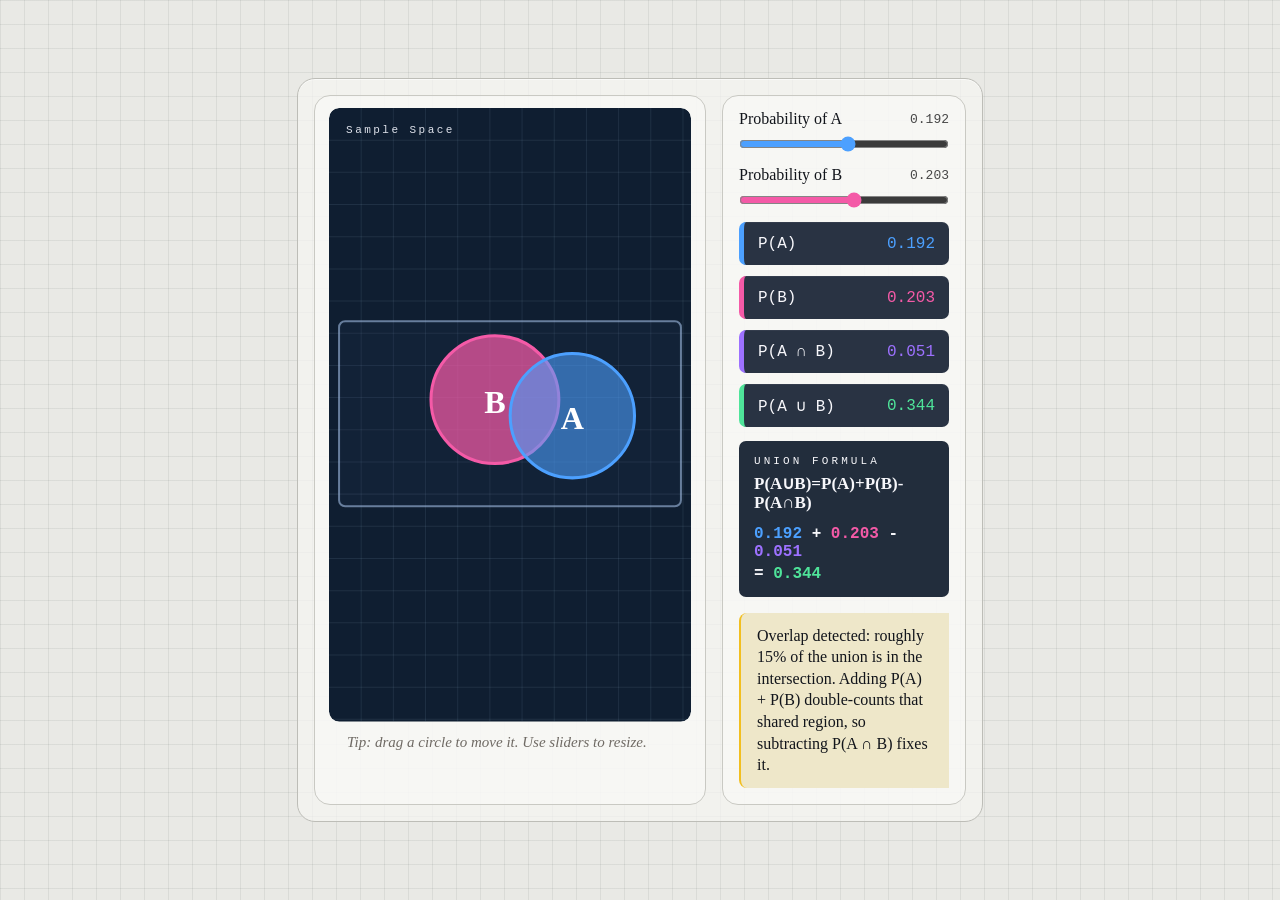
<file: src2/index.html>
<!doctype html>
<html lang="en">

<head>
  <meta charset="UTF-8" />
  <meta name="viewport" content="width=device-width, initial-scale=1.0" />
  <title>Interactive Probability Venn Diagram</title>
  <link rel="stylesheet" href="./styles.css" />
</head>

<body>
  <main class="shell" aria-label="Interactive probability visualization">
    <section class="visual-panel" aria-label="Sample space">
      <div id="venn-root" class="venn-root"></div>
      <p class="tip">Tip: drag a circle to move it. Use sliders to resize.</p>
    </section>

    <aside class="control-panel" aria-label="Probability controls">
      <form class="slider-stack">
        <label class="slider-row slider-a">
          <span>Probability of A</span>
          <output id="prob-a-output" for="prob-a"></output>
          <input id="prob-a" class="probability-slider" type="range" min="0.01" max="0.36" step="0.001" />
        </label>

        <label class="slider-row slider-b">
          <span>Probability of B</span>
          <output id="prob-b-output" for="prob-b"></output>
          <input id="prob-b" class="probability-slider" type="range" min="0.01" max="0.36" step="0.001" />
        </label>
      </form>

      <dl class="metric-stack" aria-label="Calculated probabilities">
        <div class="metric metric-a">
          <dt>P(A)</dt>
          <dd id="metric-a"></dd>
        </div>
        <div class="metric metric-b">
          <dt>P(B)</dt>
          <dd id="metric-b"></dd>
        </div>
        <div class="metric metric-intersection">
          <dt>P(A ∩ B)</dt>
          <dd id="metric-intersection"></dd>
        </div>
        <div class="metric metric-union">
          <dt>P(A ∪ B)</dt>
          <dd id="metric-union"></dd>
        </div>
      </dl>

      <section class="formula-card" aria-label="Union formula">
        <p class="eyebrow">UNION FORMULA</p>
        <p class="formula-title">P(A∪B)=P(A)+P(B)-P(A∩B)</p>
        <p class="formula-values">
          <span id="formula-a" class="value-a"></span>
          <span> + </span>
          <span id="formula-b" class="value-b"></span>
          <span> - </span>
          <span id="formula-intersection" class="value-intersection"></span>
        </p>
        <p class="formula-result">
          <span>= </span><span id="formula-union" class="value-union"></span>
        </p>
      </section>

      <p id="insight" class="insight-card"></p>
    </aside>
  </main>

  <script type="module" src="./app.js"></script>
</body>

</html>
</file>
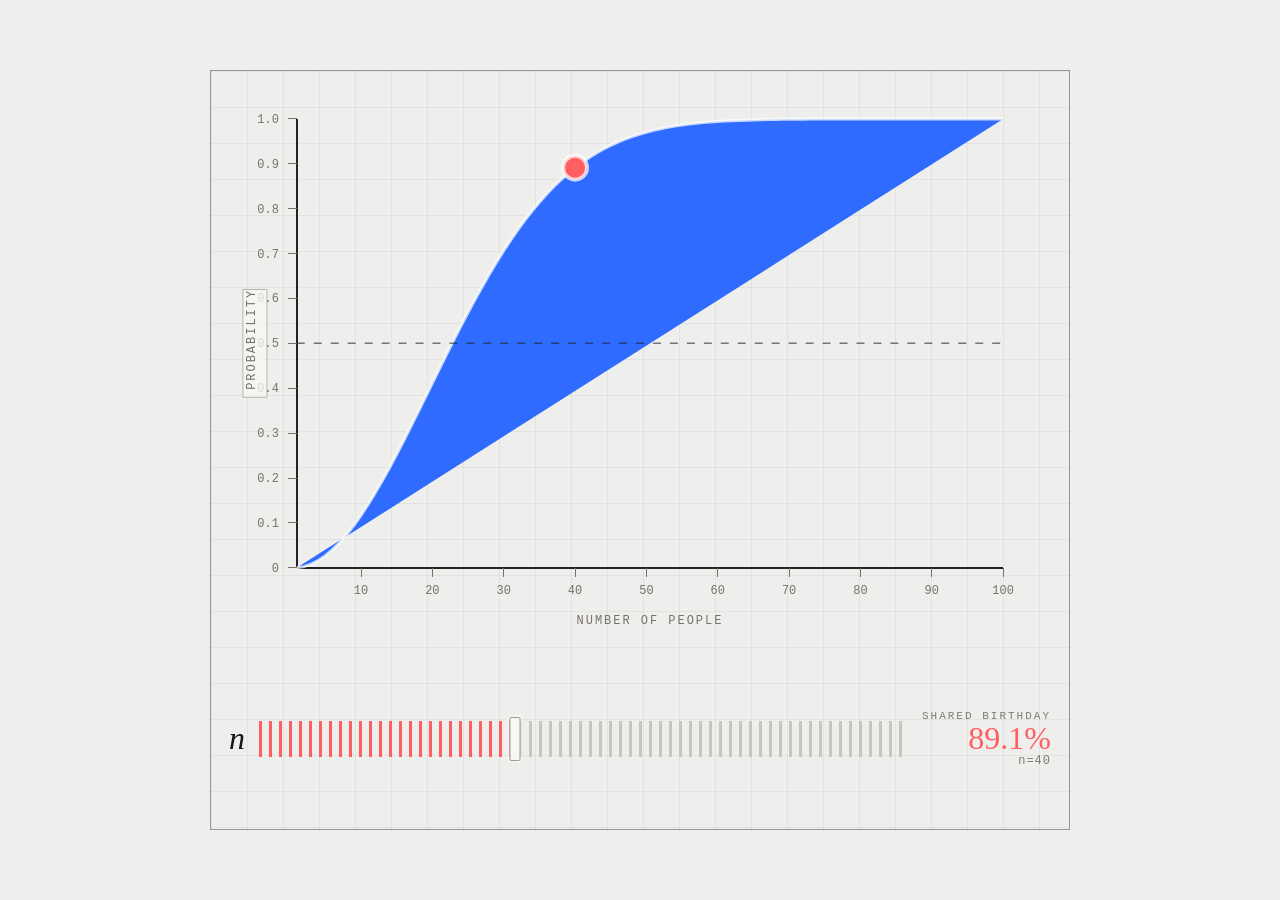
<file: src/p1/index.html>
<!doctype html>
<html lang="en">

<head>
  <meta charset="UTF-8" />
  <meta name="viewport" content="width=device-width, initial-scale=1.0" />
  <title>Shared Birthday Probability</title>
  <link rel="stylesheet" href="../styles.css" />
</head>

<body>
  <div id="app"></div>
  <script type="module" src="./runtime.js"></script>
</body>

</html>
</file>
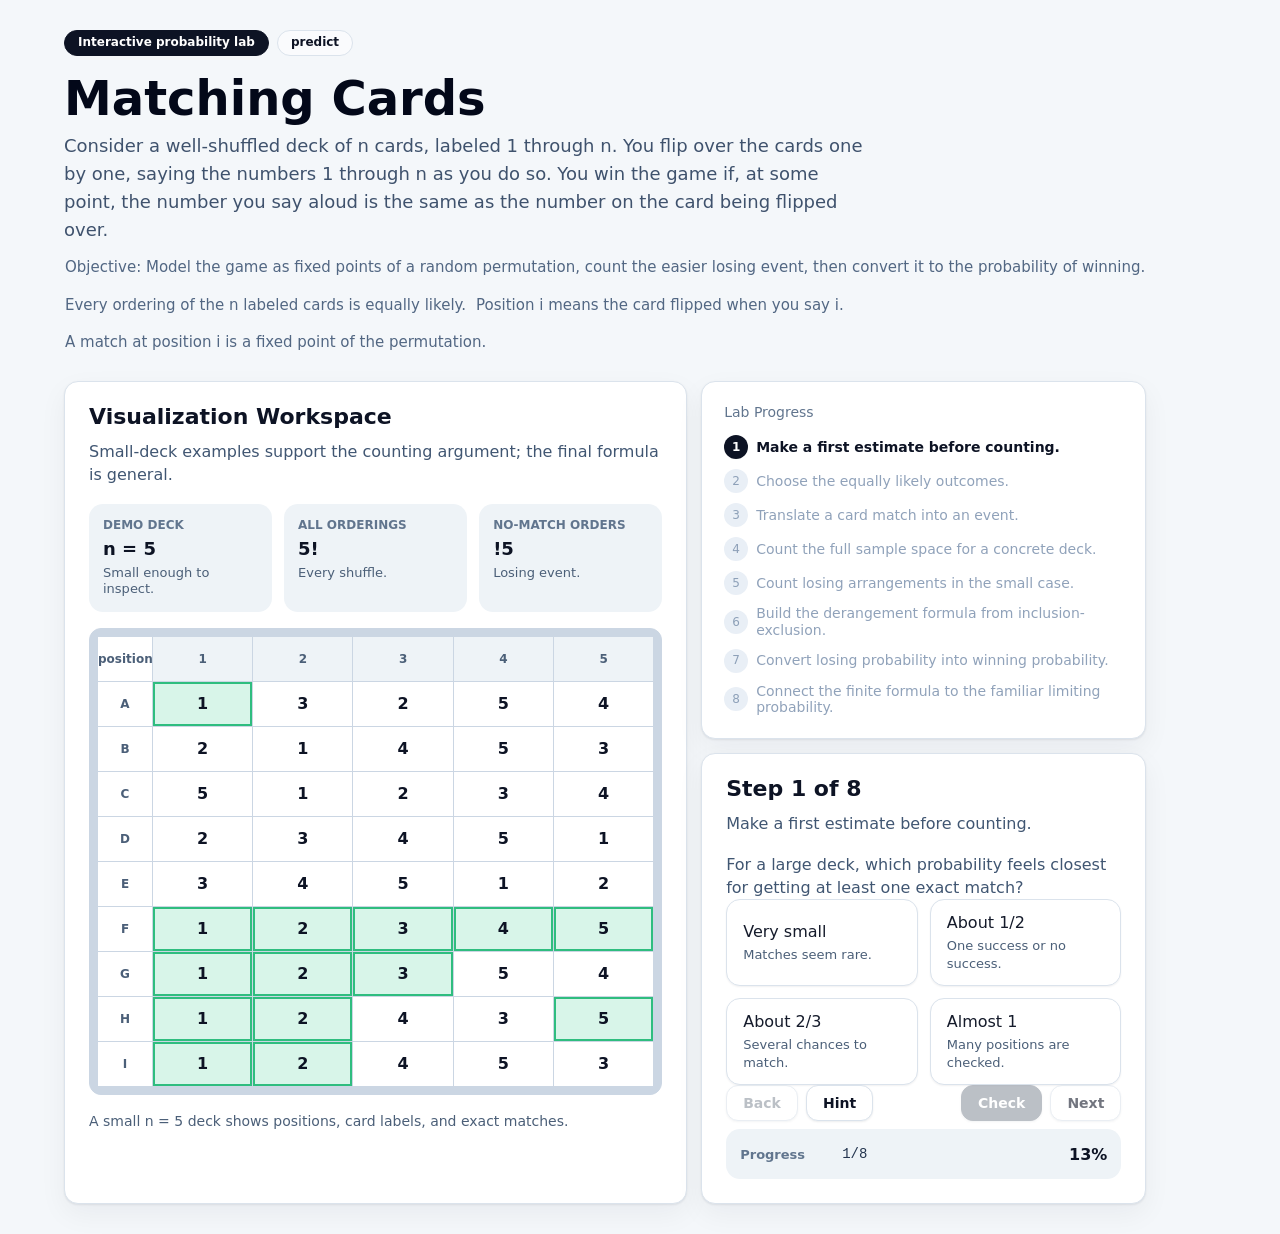
<file: src/p10/index.html>
<!doctype html>
<html lang="en">

<head>
  <meta charset="UTF-8" />
  <meta name="viewport" content="width=device-width, initial-scale=1.0" />
  <title>Matching Cards</title>
  <link rel="stylesheet" href="../lab-styles.css" />
  <style>
    body {
      margin: 0;
      background: var(--lab-bg);
    }

    .lab-step-panel-stack {
      display: grid;
      gap: 14px;
    }

    .lab-answer-field {
      display: grid;
      gap: 8px;
    }

    .lab-answer-label {
      color: var(--lab-muted);
      font-size: 13px;
      font-weight: 700;
      line-height: 1.2;
    }

    .lab-answer-input {
      width: 100%;
      min-height: 44px;
      padding: 0 14px;
      border: 1px solid var(--lab-border);
      border-radius: 12px;
      background: var(--lab-surface);
      color: var(--lab-ink);
      font: inherit;
    }

    .lab-answer-input:focus-visible {
      outline: 2px solid var(--lab-focus);
      outline-offset: 3px;
    }

    .lab-hint,
    .lab-feedback {
      display: grid;
      gap: 8px;
      padding: 14px;
      border: 1px solid var(--lab-border);
      border-radius: 12px;
      background: var(--lab-surface-soft);
    }

    .lab-feedback-correct {
      border-color: var(--lab-accent-green);
      background: var(--lab-accent-green-soft);
    }

    .lab-feedback-incorrect {
      border-color: var(--lab-accent-violet);
      background: var(--lab-accent-violet-soft);
    }

    .lab-hint-title,
    .lab-feedback-title,
    .lab-feedback-explanation {
      margin: 0;
    }

    .lab-hint-title,
    .lab-feedback-title {
      color: var(--lab-ink);
      font-size: 15px;
      line-height: 1.2;
    }

    .lab-feedback-explanation {
      color: var(--lab-muted);
      font-size: 14px;
      line-height: 1.45;
    }

    .p10-viz {
      display: grid;
      gap: 16px;
    }

    .p10-viz-table {
      display: grid;
      gap: 1px;
      overflow: auto;
      padding: 8px;
      border: 1px solid var(--lab-border-strong);
      border-radius: 12px;
      background: var(--lab-border-strong);
    }

    .p10-viz-row {
      display: grid;
      grid-template-columns: 54px repeat(5, minmax(46px, 1fr));
      gap: 1px;
      min-width: 360px;
    }

    .p10-viz-row.is-muted {
      opacity: 0.46;
    }

    .p10-viz-row-label,
    .p10-viz-position,
    .p10-viz-card {
      min-height: 44px;
      display: grid;
      place-items: center;
      background: var(--lab-surface);
    }

    .p10-viz-row-label,
    .p10-viz-position {
      color: var(--lab-muted);
      font-size: 12px;
      font-weight: 750;
    }

    .p10-viz-header-row .p10-viz-position {
      background: var(--lab-surface-soft);
    }

    .p10-viz-card {
      transition: background-color 150ms ease, box-shadow 150ms ease;
    }

    .p10-viz-card.is-match {
      background: var(--lab-accent-green-soft);
      box-shadow: inset 0 0 0 2px var(--lab-accent-green);
    }

    .p10-viz-card.is-deranged {
      background: var(--lab-accent-blue-soft);
    }

    .p10-viz-card-label {
      color: var(--lab-ink);
      font-size: 16px;
      font-weight: 800;
      line-height: 1;
    }

    .p10-viz-caption {
      margin: 0;
      color: var(--lab-muted);
      font-size: 14px;
      line-height: 1.45;
    }

    .p10-viz-term-table {
      display: grid;
      grid-template-columns: repeat(3, minmax(0, 1fr));
      gap: 10px;
    }

    .p10-viz-term {
      display: grid;
      gap: 6px;
      padding: 12px;
      border: 1px solid var(--lab-border);
      border-radius: 12px;
      background: var(--lab-surface-soft);
    }

    .p10-viz-term-label {
      color: var(--lab-muted);
      font-size: 12px;
      font-weight: 750;
    }

    .p10-viz-term-expression {
      color: var(--lab-ink);
      font-family: var(--lab-mono);
      font-size: 14px;
    }

    .p10-viz-bars {
      display: grid;
      gap: 10px;
    }

    .p10-viz-bar-row {
      display: grid;
      grid-template-columns: 46px minmax(0, 1fr) 52px;
      gap: 10px;
      align-items: center;
    }

    .p10-viz-bar-label,
    .p10-viz-bar-value {
      color: var(--lab-muted);
      font-size: 13px;
      font-weight: 700;
    }

    .p10-viz-bar-track {
      height: 16px;
      overflow: hidden;
      border-radius: 999px;
      background: var(--lab-surface-soft);
    }

    .p10-viz-bar-fill {
      display: block;
      width: var(--p10-bar-value);
      height: 100%;
      background: var(--lab-accent-green);
    }

    @media (max-width: 640px) {
      .p10-viz-term-table {
        grid-template-columns: 1fr;
      }

      .p10-viz-bar-row {
        grid-template-columns: 42px minmax(0, 1fr);
      }

      .p10-viz-bar-value {
        grid-column: 2;
      }
    }
  </style>
</head>

<body>
  <div id="app"></div>
  <script type="module" src="./runtime.js"></script>
</body>

</html>
</file>
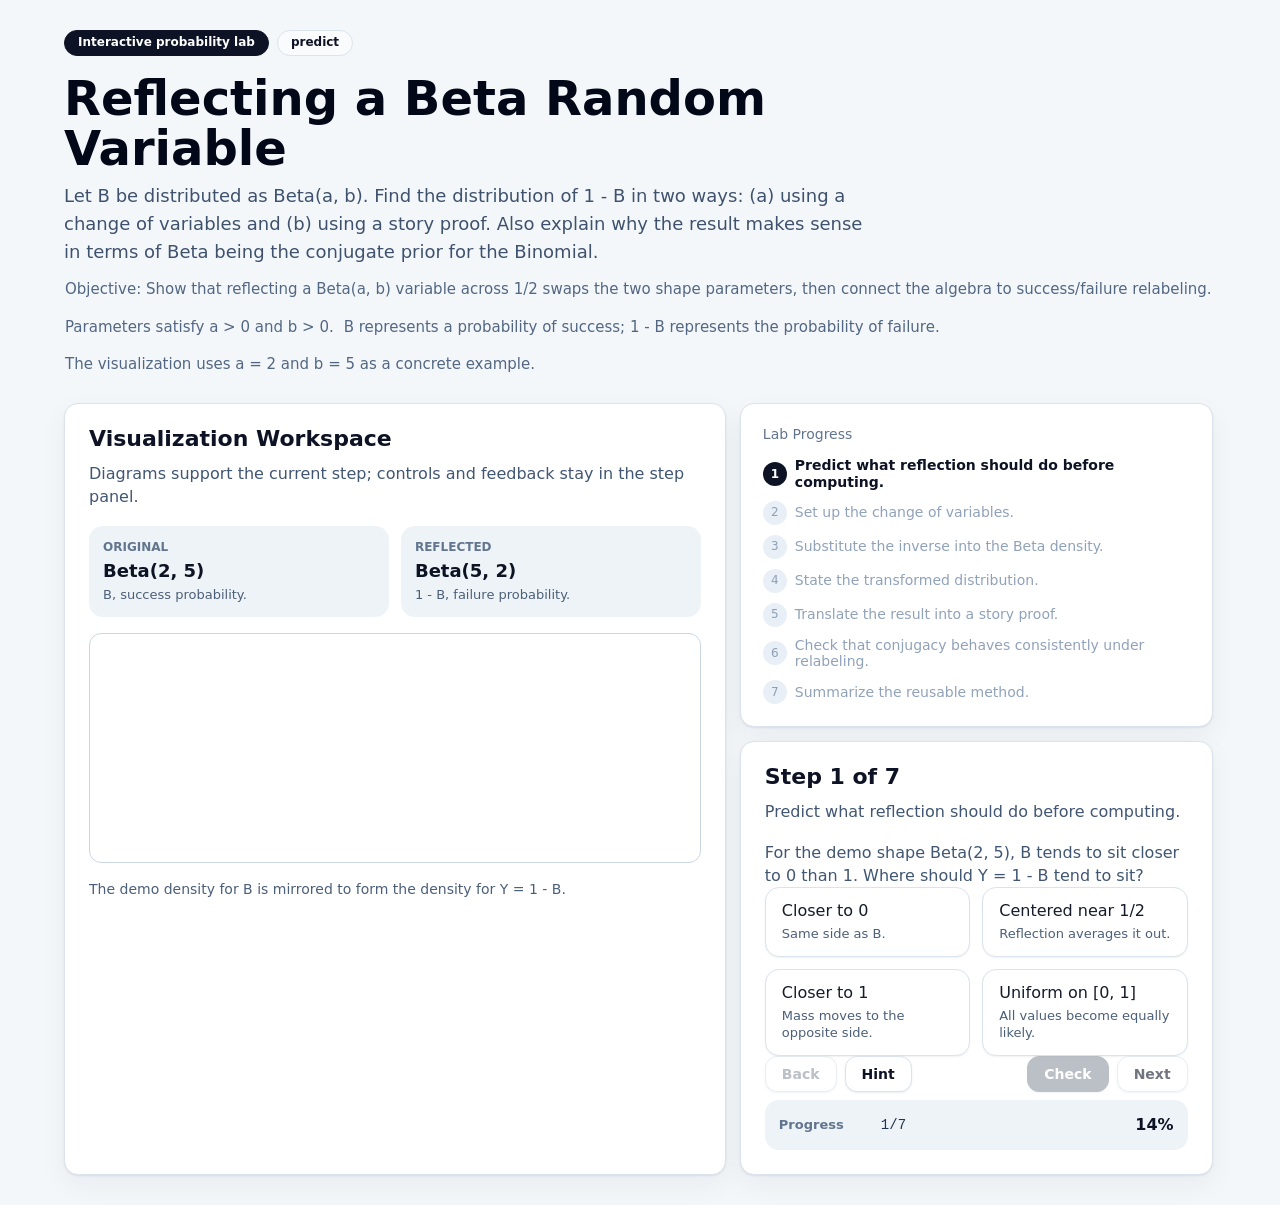
<file: src/p11/index.html>
<!doctype html>
<html lang="en">

<head>
  <meta charset="UTF-8" />
  <meta name="viewport" content="width=device-width, initial-scale=1.0" />
  <title>Reflecting a Beta Random Variable</title>
  <link rel="stylesheet" href="../lab-styles.css" />
  <style>
    body {
      margin: 0;
      background: var(--lab-bg);
    }

    .lab-step-panel-stack {
      display: grid;
      gap: 14px;
    }

    .lab-answer-field {
      display: grid;
      gap: 8px;
    }

    .lab-answer-label {
      color: var(--lab-muted);
      font-size: 13px;
      font-weight: 700;
      line-height: 1.2;
    }

    .lab-answer-input {
      width: 100%;
      min-height: 44px;
      padding: 0 14px;
      border: 1px solid var(--lab-border);
      border-radius: 12px;
      background: var(--lab-surface);
      color: var(--lab-ink);
      font: inherit;
    }

    .lab-answer-input:focus-visible {
      outline: 2px solid var(--lab-focus);
      outline-offset: 3px;
    }

    .lab-hint,
    .lab-feedback {
      display: grid;
      gap: 8px;
      padding: 14px;
      border: 1px solid var(--lab-border);
      border-radius: 12px;
      background: var(--lab-surface-soft);
    }

    .lab-feedback-correct {
      border-color: var(--lab-accent-green);
      background: var(--lab-accent-green-soft);
    }

    .lab-feedback-incorrect {
      border-color: var(--lab-accent-violet);
      background: var(--lab-accent-violet-soft);
    }

    .lab-hint-title,
    .lab-feedback-title,
    .lab-feedback-explanation {
      margin: 0;
    }

    .lab-hint-title,
    .lab-feedback-title {
      color: var(--lab-ink);
      font-size: 15px;
      line-height: 1.2;
    }

    .lab-feedback-explanation {
      color: var(--lab-muted);
      font-size: 14px;
      line-height: 1.45;
    }

    .p11-viz {
      display: grid;
      gap: 16px;
    }

    .p11-viz-density {
      width: 100%;
      min-height: 230px;
      border: 1px solid var(--lab-border-strong);
      border-radius: 12px;
      background: var(--lab-surface);
    }

    .p11-viz-axis,
    .p11-viz-midline {
      stroke: var(--lab-border-strong);
      stroke-width: 2;
    }

    .p11-viz-midline {
      stroke-dasharray: 5 6;
    }

    .p11-viz-path {
      fill: none;
      stroke: var(--lab-accent-green);
      stroke-linecap: round;
      stroke-linejoin: round;
      stroke-width: 4;
    }

    .p11-viz-path.is-reflected {
      stroke: var(--lab-accent-pink);
    }

    .p11-viz-path.is-muted {
      opacity: 0.46;
    }

    .p11-viz-axis-label,
    .p11-viz-label {
      fill: var(--lab-muted);
      font-family: var(--lab-font);
      font-size: 13px;
      font-weight: 700;
    }

    .p11-viz-label {
      fill: var(--lab-ink);
    }

    .p11-viz-caption {
      margin: 0;
      color: var(--lab-muted);
      font-size: 14px;
      line-height: 1.45;
    }

    .p11-viz-numberline {
      position: relative;
      min-height: 106px;
      border: 1px solid var(--lab-border-strong);
      border-radius: 12px;
      background: var(--lab-surface);
    }

    .p11-viz-numberline::before {
      content: "";
      position: absolute;
      left: 9%;
      right: 9%;
      top: 48px;
      height: 2px;
      background: var(--lab-border-strong);
    }

    .p11-viz-numberline-tick {
      position: absolute;
      left: var(--p11-tick-left);
      top: 36px;
      display: grid;
      justify-items: center;
      gap: 8px;
      transform: translateX(-50%);
    }

    .p11-viz-numberline-dot {
      width: 24px;
      height: 24px;
      border: 2px solid var(--lab-accent-green);
      border-radius: 50%;
      background: var(--lab-surface);
    }

    .p11-viz-numberline-label {
      color: var(--lab-muted);
      font-size: 13px;
      font-weight: 700;
      line-height: 1.2;
      white-space: nowrap;
    }

    .p11-viz-bridge {
      position: absolute;
      left: 23%;
      right: 23%;
      top: 22px;
      height: 22px;
      border-top: 2px solid var(--lab-accent-pink);
      border-radius: 50%;
    }

    .p11-viz-swap {
      display: grid;
      grid-template-columns: minmax(0, 1fr) auto minmax(0, 1fr);
      gap: 12px;
      align-items: stretch;
    }

    .p11-viz-story-column {
      display: grid;
      align-content: start;
      gap: 9px;
      padding: 14px;
      border: 1px solid var(--lab-border);
      border-radius: 12px;
      background: var(--lab-surface-soft);
    }

    .p11-viz-story-title,
    .p11-viz-story-subtitle {
      margin: 0;
    }

    .p11-viz-story-title {
      color: var(--lab-ink);
      font-size: 18px;
      line-height: 1.2;
    }

    .p11-viz-story-subtitle,
    .p11-viz-swap-arrow {
      color: var(--lab-muted);
      font-size: 13px;
      font-weight: 700;
      line-height: 1.3;
    }

    .p11-viz-story-token {
      display: inline-flex;
      min-height: 30px;
      align-items: center;
      padding: 6px 10px;
      border-radius: 999px;
      background: var(--lab-surface);
      color: var(--lab-ink);
      font-size: 13px;
      font-weight: 700;
    }

    .p11-viz-swap-arrow {
      display: grid;
      place-items: center;
      min-width: 70px;
      text-align: center;
    }

    @media (max-width: 640px) {
      .p11-viz-swap {
        grid-template-columns: 1fr;
      }

      .p11-viz-swap-arrow {
        min-height: 34px;
      }
    }
  </style>
</head>

<body>
  <div id="app"></div>
  <script type="module" src="./runtime.js"></script>
</body>

</html>
</file>
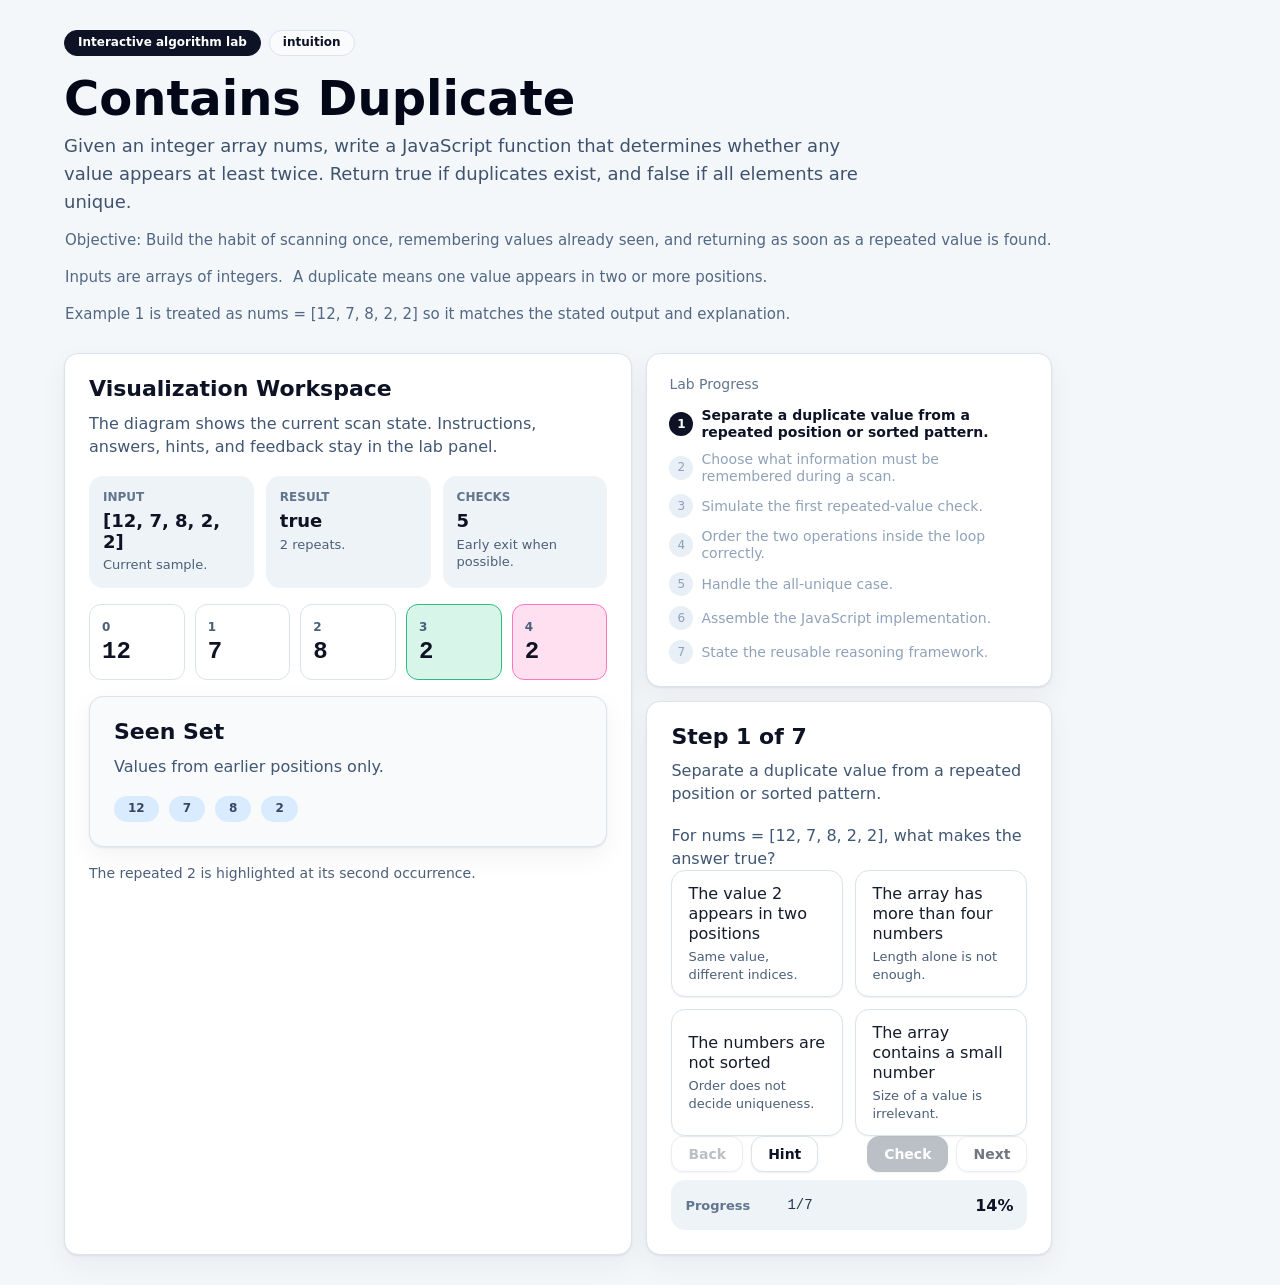
<file: src/p12/index.html>
<!doctype html>
<html lang="en">

<head>
  <meta charset="UTF-8" />
  <meta name="viewport" content="width=device-width, initial-scale=1.0" />
  <title>Contains Duplicate</title>
  <link rel="stylesheet" href="../lab-styles.css" />
  <style>
    body {
      margin: 0;
      background: var(--lab-bg);
    }

    .lab-step-panel-stack {
      display: grid;
      gap: 14px;
    }

    .lab-answer-field {
      display: grid;
      gap: 8px;
    }

    .lab-answer-label {
      color: var(--lab-muted);
      font-size: 13px;
      font-weight: 700;
      line-height: 1.2;
    }

    .lab-answer-input {
      width: 100%;
      min-height: 44px;
      padding: 0 14px;
      border: 1px solid var(--lab-border);
      border-radius: 12px;
      background: var(--lab-surface);
      color: var(--lab-ink);
      font: inherit;
    }

    .lab-answer-input:focus-visible {
      outline: 2px solid var(--lab-focus);
      outline-offset: 3px;
    }

    .lab-hint,
    .lab-feedback {
      display: grid;
      gap: 8px;
      padding: 14px;
      border: 1px solid var(--lab-border);
      border-radius: 12px;
      background: var(--lab-surface-soft);
    }

    .lab-feedback-correct {
      border-color: var(--lab-accent-green);
      background: var(--lab-accent-green-soft);
    }

    .lab-feedback-incorrect {
      border-color: var(--lab-accent-violet);
      background: var(--lab-accent-violet-soft);
    }

    .lab-hint-title,
    .lab-feedback-title,
    .lab-feedback-explanation {
      margin: 0;
    }

    .lab-hint-title,
    .lab-feedback-title {
      color: var(--lab-ink);
      font-size: 15px;
      line-height: 1.2;
    }

    .lab-feedback-explanation {
      color: var(--lab-muted);
      font-size: 14px;
      line-height: 1.45;
    }

    .p12-viz {
      display: grid;
      gap: 16px;
    }

    .p12-array {
      display: grid;
      grid-template-columns: repeat(auto-fit, minmax(70px, 1fr));
      gap: 10px;
    }

    .p12-array-cell {
      min-height: 76px;
      display: grid;
      align-content: center;
      gap: 6px;
      padding: 12px;
      border: 1px solid var(--lab-border);
      border-radius: 12px;
      background: var(--lab-surface);
    }

    .p12-array-cell.is-active {
      border-color: var(--lab-accent-blue);
      background: var(--lab-accent-blue-soft);
    }

    .p12-array-cell.is-prior-repeat {
      border-color: var(--lab-accent-green);
      background: var(--lab-accent-green-soft);
    }

    .p12-array-cell.is-duplicate {
      border-color: var(--lab-accent-pink);
      background: var(--lab-accent-pink-soft);
    }

    .p12-array-index {
      color: var(--lab-muted);
      font-size: 12px;
      font-weight: 700;
      line-height: 1.1;
    }

    .p12-array-value {
      color: var(--lab-ink);
      font-family: var(--lab-mono);
      font-size: 24px;
      font-weight: 750;
      line-height: 1;
    }

    .p12-trace {
      display: grid;
      overflow: hidden;
      border: 1px solid var(--lab-border);
      border-radius: 12px;
      background: var(--lab-surface);
    }

    .p12-trace-row {
      display: grid;
      grid-template-columns: 0.5fr 0.7fr 1.5fr 1fr;
      gap: 8px;
      padding: 10px 12px;
      border-top: 1px solid var(--lab-border);
      color: var(--lab-muted);
      font-size: 13px;
      line-height: 1.25;
    }

    .p12-trace-row:first-child {
      border-top: 0;
    }

    .p12-trace-row.is-header {
      color: var(--lab-ink);
      background: var(--lab-surface-soft);
    }

    .p12-trace-row.is-duplicate {
      color: var(--lab-ink);
      background: var(--lab-accent-pink-soft);
    }

    .p12-trace-cell {
      min-width: 0;
      overflow-wrap: anywhere;
    }

    .p12-code {
      margin: 0;
      overflow-x: auto;
      padding: 16px;
      border: 1px solid var(--lab-border);
      border-radius: 12px;
      background: var(--lab-surface-soft);
      color: var(--lab-ink);
      font-family: var(--lab-mono);
      font-size: 14px;
      line-height: 1.55;
    }

    .p12-viz-caption {
      margin: 0;
      color: var(--lab-muted);
      font-size: 14px;
      line-height: 1.45;
    }

    @media (max-width: 640px) {
      .p12-trace-row {
        grid-template-columns: 1fr 1fr;
      }
    }
  </style>
</head>

<body>
  <div id="app"></div>
  <script type="module" src="./runtime.js"></script>
</body>

</html>
</file>
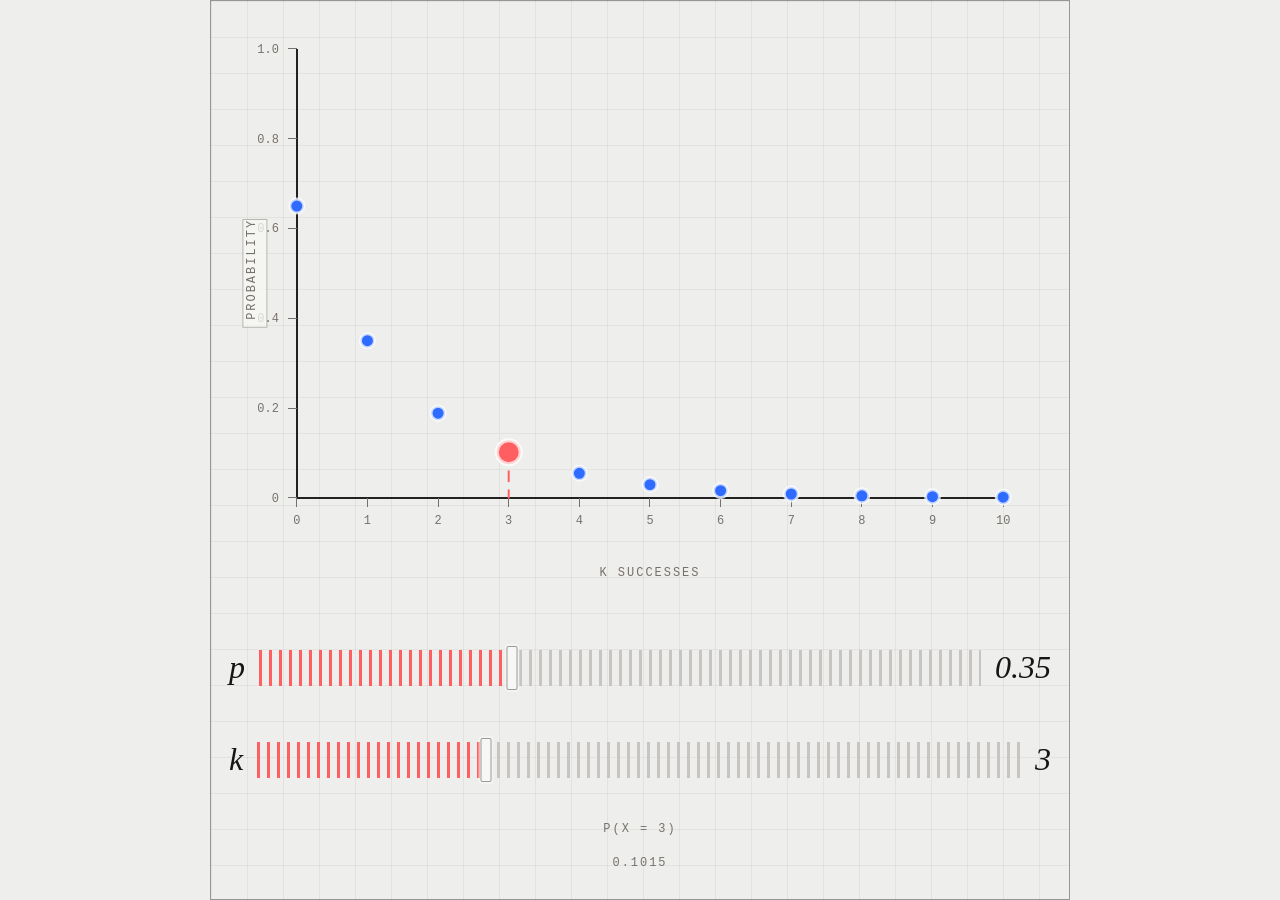
<file: src/p3/index.html>
<!doctype html>
<html lang="en">

<head>
  <meta charset="UTF-8" />
  <meta name="viewport" content="width=device-width, initial-scale=1.0" />
  <title>Bernoulli Distribution Probability</title>
  <link rel="stylesheet" href="../styles.css" />
</head>

<body>
  <div id="app"></div>
  <script type="module" src="./runtime.js"></script>
</body>

</html>
</file>
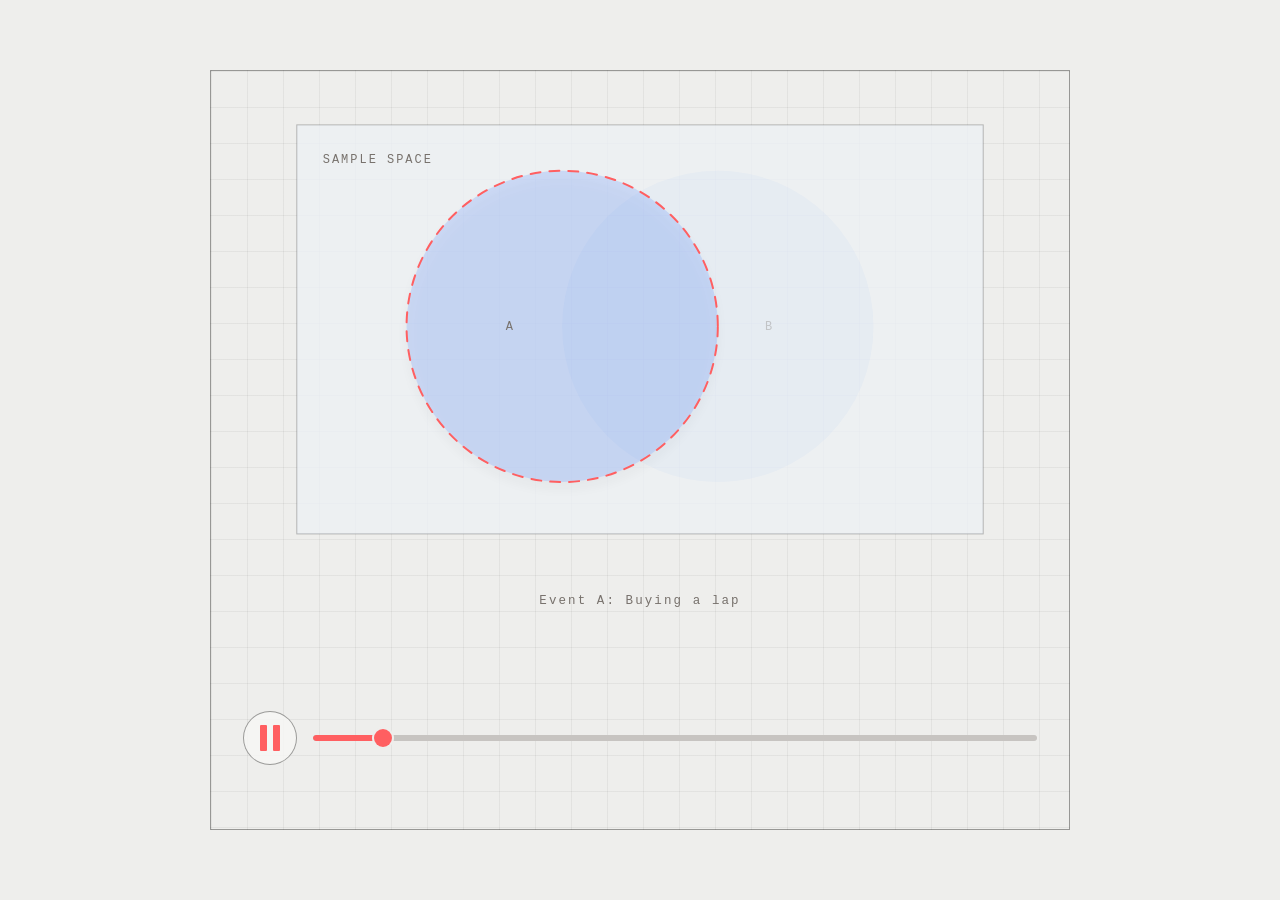
<file: src/p4/index.html>
<!doctype html>
<html lang="en">

<head>
  <meta charset="UTF-8" />
  <meta name="viewport" content="width=device-width, initial-scale=1.0" />
  <title>Venn Diagram Event Highlight Sequence</title>
  <link rel="stylesheet" href="../styles.css" />
</head>

<body>
  <div id="app"></div>
  <script type="module" src="./runtime.js"></script>
</body>

</html>
</file>
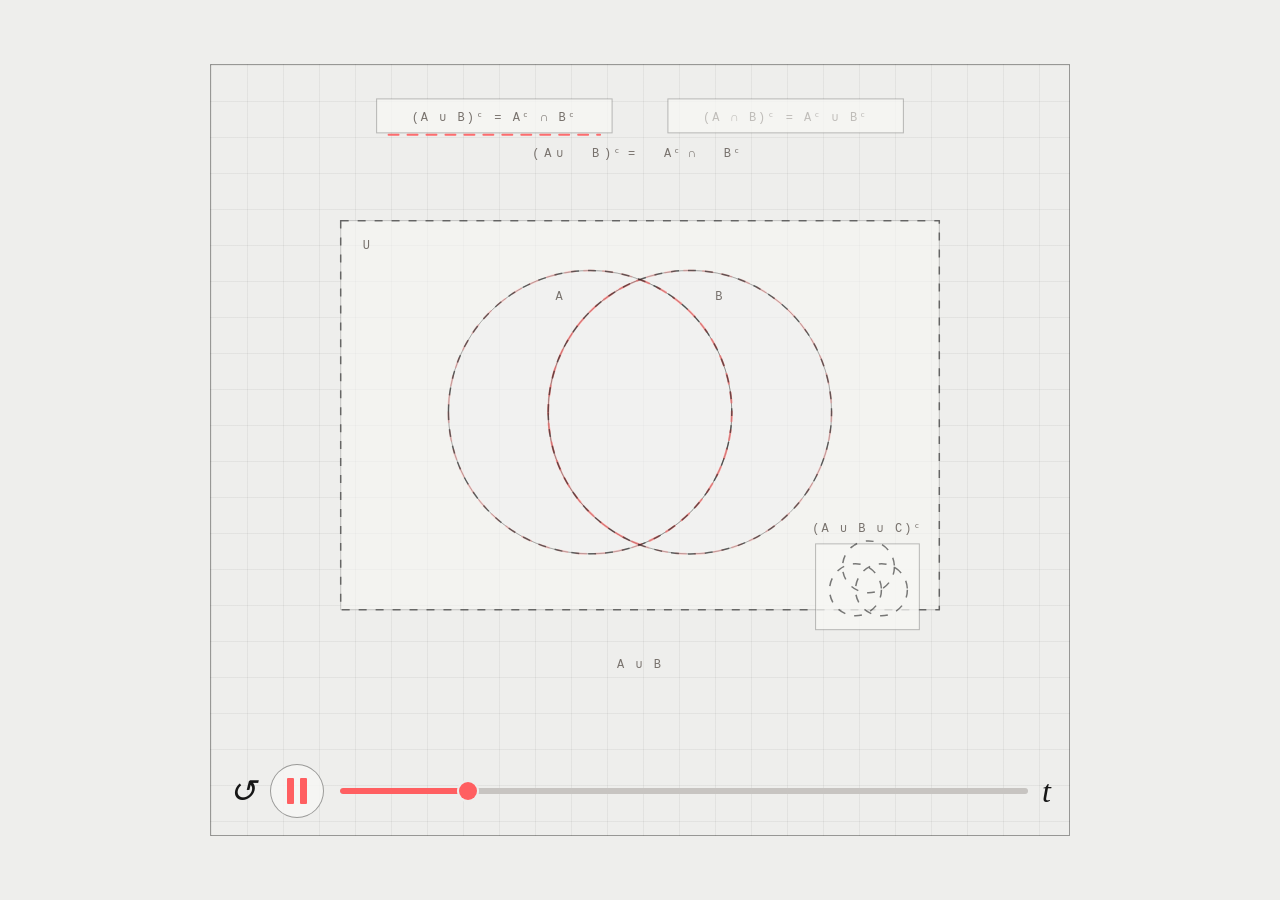
<file: src/p5/index.html>
<!doctype html>
<html lang="en">

<head>
  <meta charset="UTF-8" />
  <meta name="viewport" content="width=device-width, initial-scale=1.0" />
  <title>De Morgan Set Transformation Animation</title>
  <link rel="stylesheet" href="../styles.css" />
</head>

<body>
  <div id="app"></div>
  <script type="module" src="./runtime.js"></script>
</body>

</html>
</file>
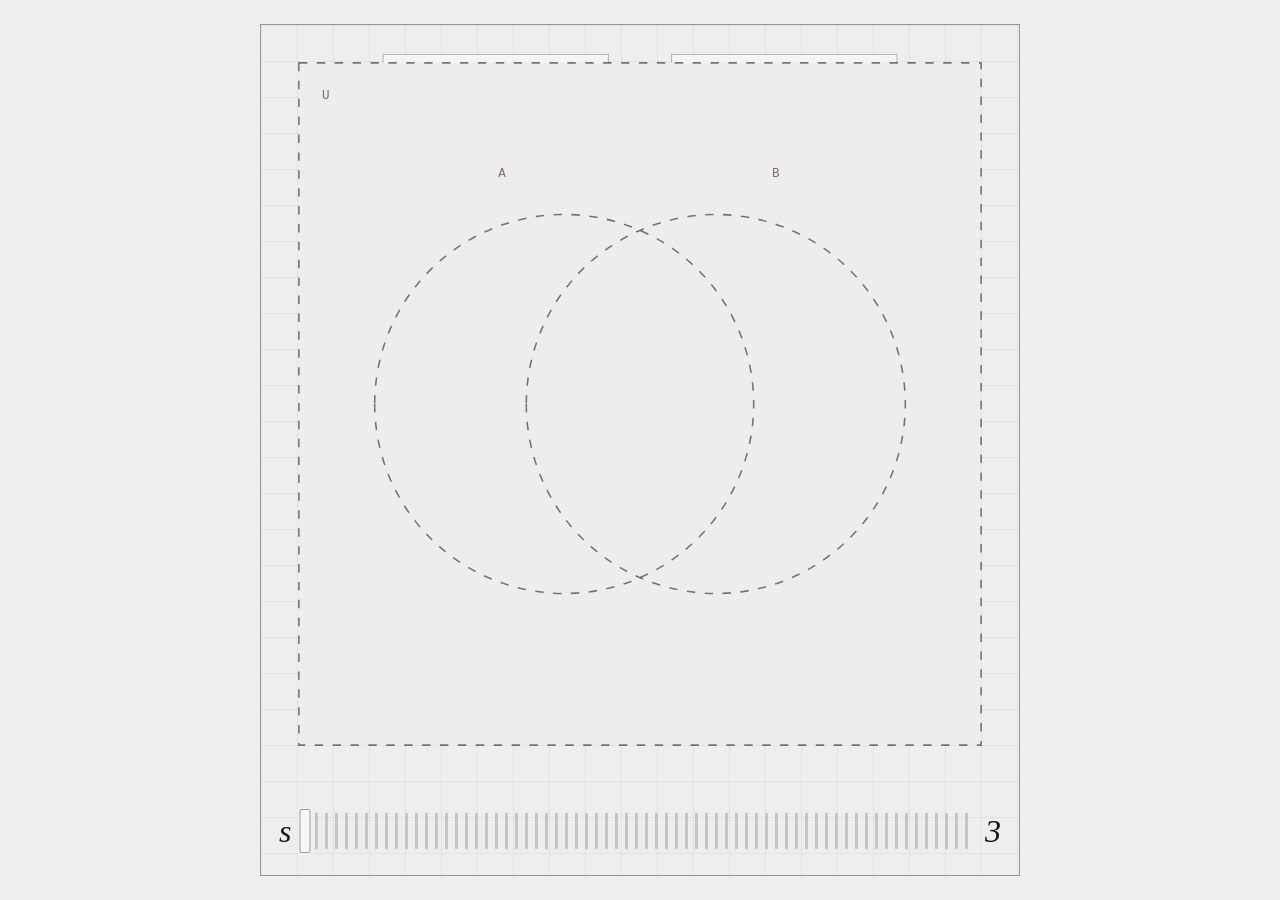
<file: src/p6/index.html>
<!doctype html>
<html lang="en">

<head>
  <meta charset="UTF-8" />
  <meta name="viewport" content="width=device-width, initial-scale=1.0" />
  <title>De Morgan's Laws Set Complement Transformations</title>
  <link rel="stylesheet" href="../styles.css" />
</head>

<body>
  <div id="app"></div>
  <script type="module" src="./runtime.js"></script>
</body>

</html>
</file>
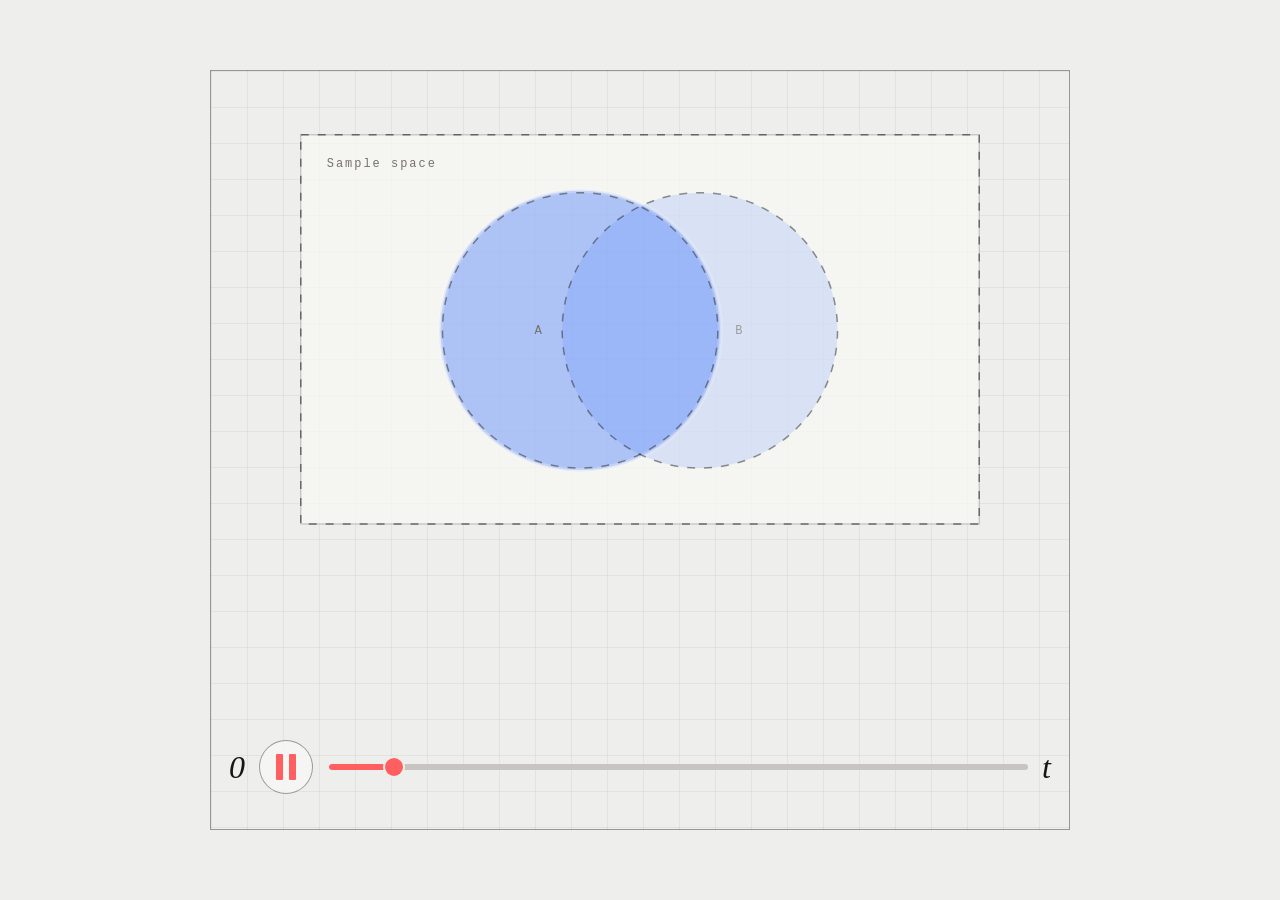
<file: src/p7/index.html>
<!doctype html>
<html lang="en">

<head>
  <meta charset="UTF-8" />
  <meta name="viewport" content="width=device-width, initial-scale=1.0" />
  <title>Venn DeMorgan Law Animation</title>
  <link rel="stylesheet" href="../styles.css" />
</head>

<body>
  <div id="app"></div>
  <script type="module" src="./runtime.js"></script>
</body>

</html>
</file>
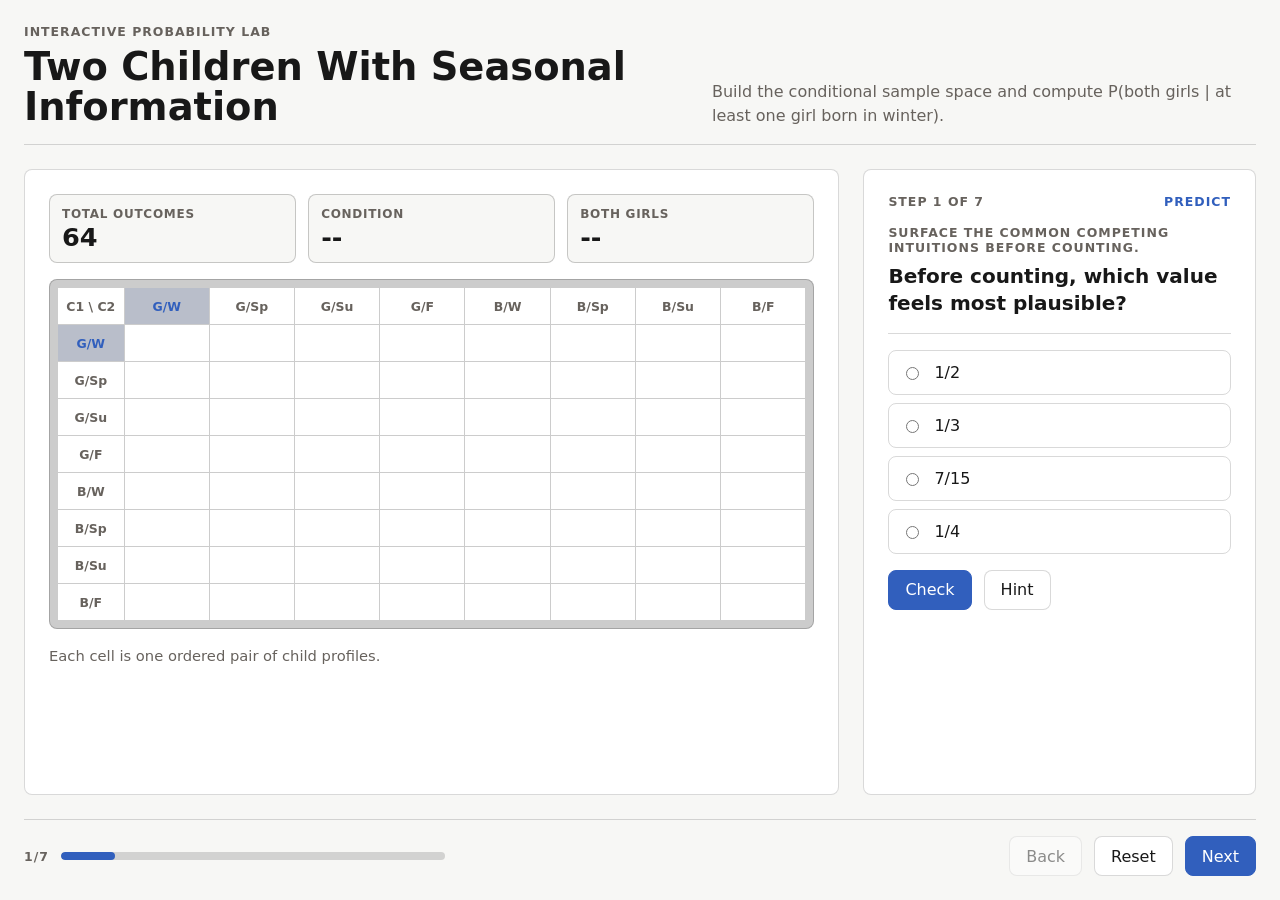
<file: src/p8/index.html>
<!doctype html>
<html lang="en">

<head>
  <meta charset="UTF-8" />
  <meta name="viewport" content="width=device-width, initial-scale=1.0" />
  <title>Two Children With Seasonal Information</title>
  <style>
    :root {
      --lab-paper: #f7f7f5;
      --lab-surface: #ffffff;
      --lab-ink: #181818;
      --lab-muted: #67625d;
      --lab-border: rgba(24, 24, 24, 0.16);
      --lab-accent: #315fbd;
      --lab-accent-soft: rgba(49, 95, 189, 0.12);
      --lab-success: #2f6f4e;
      --lab-success-soft: rgba(47, 111, 78, 0.12);
      --lab-warning: #9a5a1f;
      --lab-warning-soft: rgba(154, 90, 31, 0.12);
      --lab-space-1: 0.25rem;
      --lab-space-2: 0.5rem;
      --lab-space-3: 0.75rem;
      --lab-space-4: 1rem;
      --lab-space-5: 1.5rem;
      --lab-space-6: 2rem;
      --lab-radius: 8px;
      --lab-font: Inter, ui-sans-serif, system-ui, -apple-system, BlinkMacSystemFont, "Segoe UI", sans-serif;
      --viz-grid: rgba(24, 24, 24, 0.08);
      --viz-grid-strong: rgba(24, 24, 24, 0.22);
      --viz-condition: rgba(49, 95, 189, 0.32);
      --viz-condition-muted: rgba(49, 95, 189, 0.16);
      --viz-numerator: rgba(47, 111, 78, 0.6);
      --viz-reference: rgba(154, 90, 31, 0.28);
    }

    * {
      box-sizing: border-box;
    }

    body {
      margin: 0;
      min-height: 100vh;
      background: var(--lab-paper);
      color: var(--lab-ink);
      font-family: var(--lab-font);
    }

    button,
    input {
      font: inherit;
    }

    .lab-shell {
      min-height: 100vh;
      display: grid;
      grid-template-rows: auto 1fr auto;
      gap: var(--lab-space-5);
      padding: var(--lab-space-5);
    }

    .lab-header {
      display: grid;
      grid-template-columns: minmax(0, 1fr) minmax(18rem, 34rem);
      gap: var(--lab-space-5);
      align-items: end;
      padding-bottom: var(--lab-space-4);
      border-bottom: 1px solid var(--lab-border);
    }

    .lab-eyebrow,
    .lab-goal,
    .lab-step-count,
    .lab-step-type,
    .lab-progress-label {
      margin: 0;
      color: var(--lab-muted);
      font-size: 0.78rem;
      font-weight: 700;
      letter-spacing: 0.08em;
      text-transform: uppercase;
    }

    .lab-title {
      margin: var(--lab-space-2) 0 0;
      font-size: clamp(1.6rem, 3vw, 2.6rem);
      line-height: 1.05;
      letter-spacing: 0;
    }

    .lab-objective {
      margin: 0;
      color: var(--lab-muted);
      font-size: 1rem;
      line-height: 1.5;
    }

    .lab-main {
      display: grid;
      grid-template-columns: minmax(26rem, 1.35fr) minmax(20rem, 0.65fr);
      gap: var(--lab-space-5);
      min-height: 0;
    }

    .lab-visual-workspace,
    .lab-step-panel {
      min-width: 0;
      background: var(--lab-surface);
      border: 1px solid var(--lab-border);
      border-radius: var(--lab-radius);
    }

    .lab-step-panel {
      padding: var(--lab-space-5);
    }

    .lab-step {
      display: grid;
      gap: var(--lab-space-4);
    }

    .lab-step-meta,
    .lab-actions,
    .lab-footer,
    .lab-navigation {
      display: flex;
      align-items: center;
      gap: var(--lab-space-3);
    }

    .lab-step-type {
      margin-left: auto;
      color: var(--lab-accent);
    }

    .lab-prompt-card {
      display: grid;
      gap: var(--lab-space-2);
      padding-bottom: var(--lab-space-4);
      border-bottom: 1px solid var(--lab-border);
    }

    .lab-prompt {
      margin: 0;
      font-size: 1.25rem;
      line-height: 1.35;
      letter-spacing: 0;
    }

    .lab-choice-group {
      display: grid;
      gap: var(--lab-space-2);
      margin: 0;
      padding: 0;
      border: 0;
    }

    .lab-choice {
      display: flex;
      align-items: center;
      gap: var(--lab-space-3);
      min-height: 2.75rem;
      padding: var(--lab-space-3);
      border: 1px solid var(--lab-border);
      border-radius: var(--lab-radius);
      cursor: pointer;
    }

    .lab-choice:has(input:checked) {
      border-color: var(--lab-accent);
      background: var(--lab-accent-soft);
    }

    .lab-input-label {
      display: grid;
      gap: var(--lab-space-2);
      color: var(--lab-muted);
      font-weight: 700;
    }

    .lab-input {
      width: 100%;
      min-height: 2.75rem;
      padding: 0 var(--lab-space-3);
      border: 1px solid var(--lab-border);
      border-radius: var(--lab-radius);
      color: var(--lab-ink);
      background: var(--lab-surface);
    }

    .lab-input:focus,
    .lab-button:focus-visible {
      outline: 2px solid var(--lab-accent);
      outline-offset: 2px;
    }

    .lab-button {
      min-height: 2.5rem;
      padding: 0 var(--lab-space-4);
      border: 1px solid var(--lab-border);
      border-radius: var(--lab-radius);
      color: var(--lab-ink);
      background: var(--lab-surface);
      cursor: pointer;
    }

    .lab-button-primary {
      border-color: var(--lab-accent);
      color: var(--lab-surface);
      background: var(--lab-accent);
    }

    .lab-button:disabled {
      cursor: not-allowed;
      opacity: 0.48;
    }

    .lab-hint,
    .lab-feedback {
      padding: var(--lab-space-4);
      border-radius: var(--lab-radius);
      line-height: 1.5;
    }

    .lab-hint {
      border: 1px solid var(--lab-border);
      background: var(--lab-paper);
    }

    .lab-feedback-correct {
      border: 1px solid var(--lab-success);
      background: var(--lab-success-soft);
    }

    .lab-feedback-incorrect {
      border: 1px solid var(--lab-warning);
      background: var(--lab-warning-soft);
    }

    .lab-hint h3,
    .lab-feedback h3,
    .lab-hint p,
    .lab-feedback p {
      margin: 0;
    }

    .lab-hint h3,
    .lab-feedback h3 {
      margin-bottom: var(--lab-space-2);
      font-size: 0.95rem;
    }

    .lab-footer {
      justify-content: space-between;
      padding-top: var(--lab-space-4);
      border-top: 1px solid var(--lab-border);
    }

    .lab-progress {
      display: grid;
      grid-template-columns: auto minmax(12rem, 24rem);
      align-items: center;
      gap: var(--lab-space-3);
    }

    .lab-progress-track {
      height: 0.5rem;
      overflow: hidden;
      border-radius: 999px;
      background: var(--lab-border);
    }

    .lab-progress-fill {
      height: 100%;
      border-radius: inherit;
      background: var(--lab-accent);
      transition: width 160ms ease;
    }

    .viz-workspace {
      display: grid;
      gap: var(--lab-space-4);
      padding: var(--lab-space-5);
    }

    .viz-summary {
      display: grid;
      grid-template-columns: repeat(3, minmax(0, 1fr));
      gap: var(--lab-space-3);
    }

    .viz-readout-card {
      padding: var(--lab-space-3);
      border: 1px solid var(--viz-grid-strong);
      border-radius: var(--lab-radius);
      background: var(--lab-paper);
    }

    .viz-readout-label {
      display: block;
      color: var(--lab-muted);
      font-size: 0.75rem;
      font-weight: 700;
      letter-spacing: 0.06em;
      text-transform: uppercase;
    }

    .viz-readout-number {
      display: block;
      margin-top: var(--lab-space-1);
      font-size: 1.6rem;
      line-height: 1;
    }

    .viz-sample-space-grid {
      display: grid;
      gap: 1px;
      overflow: auto;
      padding: var(--lab-space-2);
      border: 1px solid var(--viz-grid-strong);
      border-radius: var(--lab-radius);
      background: var(--viz-grid-strong);
    }

    .viz-grid-row {
      display: grid;
      grid-template-columns: 4.1rem repeat(8, minmax(2.75rem, 1fr));
      gap: 1px;
    }

    .viz-grid-label,
    .viz-grid-corner,
    .viz-cell {
      min-height: 2.25rem;
      display: grid;
      place-items: center;
      background: var(--lab-surface);
    }

    .viz-grid-label,
    .viz-grid-corner {
      color: var(--lab-muted);
      font-size: 0.78rem;
      font-weight: 700;
    }

    .viz-profile-key {
      color: var(--lab-accent);
      background: var(--lab-accent-soft);
    }

    .viz-cell {
      border: 0;
      transition: background-color 160ms ease, box-shadow 160ms ease;
    }

    .viz-cell-reference {
      background: var(--viz-reference);
    }

    .viz-cell-condition {
      background: var(--viz-condition);
    }

    .viz-cell-condition-muted {
      background: var(--viz-condition-muted);
    }

    .viz-cell-numerator {
      background: var(--viz-numerator);
      box-shadow: inset 0 0 0 2px var(--lab-success);
    }

    .viz-caption {
      margin: 0;
      color: var(--lab-muted);
      font-size: 0.92rem;
      line-height: 1.45;
    }

    @media (max-width: 920px) {
      .lab-shell {
        padding: var(--lab-space-4);
      }

      .lab-header,
      .lab-main {
        grid-template-columns: 1fr;
      }

      .lab-footer {
        align-items: stretch;
        flex-direction: column;
      }

      .lab-navigation {
        justify-content: flex-end;
      }
    }
  </style>
</head>

<body>
  <div id="app"></div>
  <script type="module" src="./runtime.js"></script>
</body>

</html>
</file>
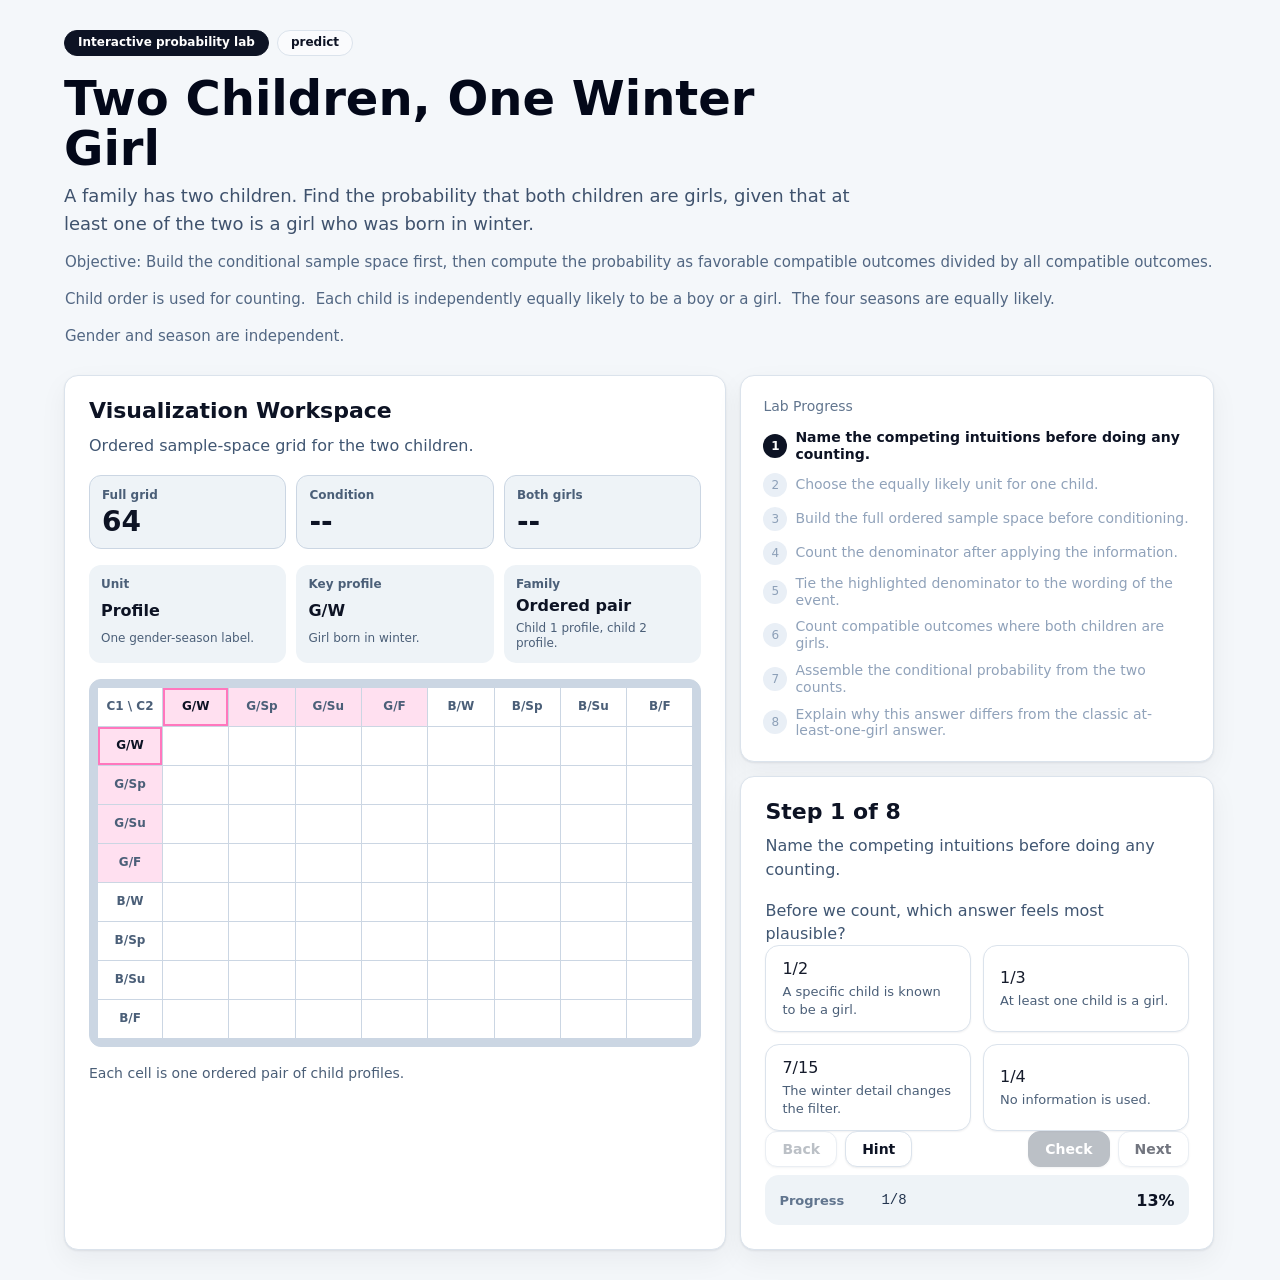
<file: src/p9/index.html>
<!doctype html>
<html lang="en">

<head>
  <meta charset="UTF-8" />
  <meta name="viewport" content="width=device-width, initial-scale=1.0" />
  <title>Two Children, One Winter Girl</title>
  <link rel="stylesheet" href="../lab-styles.css" />
  <style>
    body {
      margin: 0;
      background: var(--lab-bg);
    }

    .lab-step-panel-stack {
      display: grid;
      gap: 14px;
    }

    .lab-answer-field {
      display: grid;
      gap: 8px;
    }

    .lab-answer-label {
      color: var(--lab-muted);
      font-size: 13px;
      font-weight: 700;
      line-height: 1.2;
    }

    .lab-answer-input {
      width: 100%;
      min-height: 44px;
      padding: 0 14px;
      border: 1px solid var(--lab-border);
      border-radius: 12px;
      background: var(--lab-surface);
      color: var(--lab-ink);
      font: inherit;
    }

    .lab-answer-input:focus-visible {
      outline: 2px solid var(--lab-focus);
      outline-offset: 3px;
    }

    .lab-hint,
    .lab-feedback {
      display: grid;
      gap: 8px;
      padding: 14px;
      border: 1px solid var(--lab-border);
      border-radius: 12px;
      background: var(--lab-surface-soft);
    }

    .lab-feedback-correct {
      border-color: var(--lab-accent-green);
      background: var(--lab-accent-green-soft);
    }

    .lab-feedback-incorrect {
      border-color: var(--lab-accent-violet);
      background: var(--lab-accent-violet-soft);
    }

    .lab-hint-title,
    .lab-feedback-title,
    .lab-feedback-explanation {
      margin: 0;
    }

    .lab-hint-title,
    .lab-feedback-title {
      color: var(--lab-ink);
      font-size: 15px;
      line-height: 1.2;
    }

    .lab-feedback-explanation {
      color: var(--lab-muted);
      font-size: 14px;
      line-height: 1.45;
    }

    .p9-viz {
      --p9-viz-edge: var(--lab-border-strong);
      --p9-viz-soft: var(--lab-surface-soft);
      --p9-viz-condition: var(--lab-accent-blue-soft);
      --p9-viz-numerator: var(--lab-accent-green-soft);
      --p9-viz-reference: var(--lab-accent-pink-soft);
      display: grid;
      gap: 16px;
    }

    .p9-viz-readouts {
      display: grid;
      grid-template-columns: repeat(3, minmax(0, 1fr));
      gap: 10px;
    }

    .p9-viz-readout {
      min-width: 0;
      padding: 12px;
      border: 1px solid var(--p9-viz-edge);
      border-radius: 12px;
      background: var(--p9-viz-soft);
    }

    .p9-viz-readout-label {
      display: block;
      color: var(--lab-muted);
      font-size: 12px;
      font-weight: 700;
      line-height: 1.2;
    }

    .p9-viz-readout-value {
      display: block;
      margin-top: 6px;
      color: var(--lab-ink);
      font-size: 28px;
      line-height: 1;
    }

    .p9-viz-profile-strip {
      display: grid;
      grid-template-columns: repeat(3, minmax(0, 1fr));
      gap: 10px;
    }

    .p9-viz-profile-fact {
      display: grid;
      gap: 5px;
      min-width: 0;
      padding: 12px;
      border-radius: 12px;
      background: var(--p9-viz-soft);
    }

    .p9-viz-profile-label,
    .p9-viz-profile-note {
      color: var(--lab-muted);
      font-size: 12px;
      line-height: 1.25;
    }

    .p9-viz-profile-label {
      font-weight: 700;
    }

    .p9-viz-profile-value {
      color: var(--lab-ink);
      font-size: 16px;
      line-height: 1.15;
    }

    .p9-viz-grid {
      display: grid;
      gap: 1px;
      overflow: auto;
      padding: 8px;
      border: 1px solid var(--p9-viz-edge);
      border-radius: 12px;
      background: var(--p9-viz-edge);
    }

    .p9-viz-grid-row {
      display: grid;
      grid-template-columns: 64px repeat(8, minmax(38px, 1fr));
      gap: 1px;
      min-width: 440px;
    }

    .p9-viz-corner,
    .p9-viz-header-cell,
    .p9-viz-cell {
      min-height: 38px;
      display: grid;
      place-items: center;
      background: var(--lab-surface);
    }

    .p9-viz-corner,
    .p9-viz-header-cell {
      color: var(--lab-muted);
      font-size: 12px;
      font-weight: 700;
      line-height: 1.1;
    }

    .p9-viz-header-cell.is-girl {
      background: var(--lab-accent-pink-soft);
    }

    .p9-viz-header-cell.is-key {
      color: var(--lab-ink);
      background: var(--p9-viz-reference);
      box-shadow: inset 0 0 0 2px var(--lab-accent-pink);
    }

    .p9-viz-cell {
      transition: background-color 150ms ease, box-shadow 150ms ease;
    }

    .p9-viz-cell.is-reference {
      background: var(--p9-viz-reference);
    }

    .p9-viz-cell.is-condition {
      background: var(--p9-viz-condition);
    }

    .p9-viz-cell.is-condition-muted {
      background: var(--p9-viz-condition);
      opacity: 0.64;
    }

    .p9-viz-cell.is-numerator {
      background: var(--p9-viz-numerator);
      box-shadow: inset 0 0 0 2px var(--lab-accent-green);
    }

    .p9-viz-cell-label {
      color: var(--lab-ink);
      font-size: 11px;
      font-weight: 800;
      line-height: 1;
    }

    .p9-viz-caption {
      margin: 0;
      color: var(--lab-muted);
      font-size: 14px;
      line-height: 1.45;
    }

    @media (max-width: 640px) {
      .p9-viz-readouts {
        grid-template-columns: 1fr;
      }

      .p9-viz-profile-strip {
        grid-template-columns: 1fr;
      }
    }
  </style>
</head>

<body>
  <div id="app"></div>
  <script type="module" src="./runtime.js"></script>
</body>

</html>
</file>
<file: src2/styles.css>
:root {
  --page-bg: #e9e9e5;
  --page-grid: rgba(40, 55, 55, 0.08);
  --ink: #12151b;
  --muted-ink: #6f6a64;
  --panel-bg: #f7f7f4;
  --panel-border: #bdbdb7;
  --inner-border: #c9c9c3;
  --sample-bg: #0f1e31;
  --sample-grid: rgba(140, 170, 195, 0.13);
  --work-stroke: rgba(157, 184, 222, 0.62);
  --work-fill: rgba(35, 54, 82, 0.18);
  --card-bg: #293343;
  --card-ink: #f7f7fb;
  --blue: #4ca0ff;
  --blue-soft: rgba(76, 160, 255, 0.58);
  --pink: #f45aa7;
  --pink-soft: rgba(244, 90, 167, 0.72);
  --purple: #9d71ff;
  --green: #4fe49a;
  --warning-bg: #eee7c9;
  --warning-edge: #f2bf20;
  --mono: "SFMono-Regular", Consolas, "Liberation Mono", monospace;
  --serif: Georgia, "Times New Roman", serif;
}

* {
  box-sizing: border-box;
}

body {
  min-height: 100vh;
  margin: 0;
  display: grid;
  place-items: center;
  color: var(--ink);
  font-family: var(--serif);
  background-color: var(--page-bg);
  background-image:
    linear-gradient(var(--page-grid) 1px, transparent 1px),
    linear-gradient(90deg, var(--page-grid) 1px, transparent 1px);
  background-size: 24px 24px;
}

.shell {
  width: min(92vw, 686px);
  min-height: 690px;
  display: grid;
  grid-template-columns: 1fr 244px;
  gap: 16px;
  padding: 16px;
  border: 1px solid var(--panel-border);
  border-radius: 18px;
  background: rgba(247, 247, 244, 0.68);
  box-shadow: 0 1px 0 rgba(255, 255, 255, 0.65) inset;
}

.visual-panel,
.control-panel {
  border: 1px solid var(--inner-border);
  border-radius: 16px;
  background: rgba(250, 250, 248, 0.62);
}

.visual-panel {
  padding: 12px 14px 22px;
}

.control-panel {
  padding: 14px 16px 16px;
}

.venn-root {
  width: 100%;
  aspect-ratio: 360 / 610;
}

.venn-svg {
  display: block;
  width: 100%;
  height: 100%;
  border-radius: 10px;
  cursor: default;
}

.sample-space {
  fill: var(--sample-bg);
}

.sample-grid {
  stroke: var(--sample-grid);
  stroke-width: 1;
}

.sample-label {
  fill: rgba(245, 247, 255, 0.9);
  font-family: var(--mono);
  font-size: 11px;
  letter-spacing: 0.22em;
}

.work-area {
  fill: var(--work-fill);
  stroke: var(--work-stroke);
  stroke-width: 2;
}

.circle-a,
.circle-b {
  cursor: grab;
  transition: opacity 120ms ease;
}

.circle-a {
  fill: var(--blue-soft);
  stroke: var(--blue);
  stroke-width: 3;
}

.circle-b {
  fill: var(--pink-soft);
  stroke: var(--pink);
  stroke-width: 3;
}

.circle-a.is-dragging,
.circle-b.is-dragging {
  cursor: grabbing;
  opacity: 0.9;
}

.circle-label {
  fill: #ffffff;
  font-family: var(--serif);
  font-size: 32px;
  font-weight: 700;
  text-anchor: middle;
  dominant-baseline: central;
  pointer-events: none;
}

.tip {
  margin: 12px 18px 0;
  color: var(--muted-ink);
  font-style: italic;
  font-size: 15px;
}

.slider-stack {
  display: grid;
  gap: 14px;
  margin: 0 0 14px;
}

.slider-row {
  display: grid;
  grid-template-columns: 1fr auto;
  gap: 8px 12px;
  align-items: center;
  font-size: 16px;
}

.slider-row output {
  font-family: var(--mono);
  font-size: 13px;
  color: #474747;
}

.probability-slider {
  grid-column: 1 / -1;
  width: 100%;
  margin: 0;
  accent-color: var(--slider-accent);
}

.slider-a {
  --slider-accent: var(--blue);
}

.slider-b {
  --slider-accent: var(--pink);
}

.metric-stack {
  display: grid;
  gap: 11px;
  margin: 0;
}

.metric {
  display: grid;
  grid-template-columns: 1fr auto;
  align-items: center;
  min-height: 43px;
  padding: 0 14px;
  border-left: 5px solid var(--metric-accent);
  border-radius: 7px;
  color: var(--card-ink);
  background: var(--card-bg);
  font-family: var(--mono);
  box-shadow: 0 1px 0 rgba(255, 255, 255, 0.05) inset;
}

.metric dt,
.metric dd {
  margin: 0;
}

.metric dd {
  color: var(--metric-accent);
}

.metric-a {
  --metric-accent: var(--blue);
}

.metric-b {
  --metric-accent: var(--pink);
}

.metric-intersection {
  --metric-accent: var(--purple);
}

.metric-union {
  --metric-accent: var(--green);
}

.formula-card {
  margin-top: 14px;
  padding: 14px 15px 10px;
  border-radius: 7px;
  color: var(--card-ink);
  background: #222d3c;
}

.eyebrow {
  margin: 0 0 8px;
  font-family: var(--mono);
  font-size: 11px;
  letter-spacing: 0.28em;
}

.formula-title {
  margin: 0 0 12px;
  font-size: 17px;
  font-weight: 700;
  line-height: 1.1;
}

.formula-values,
.formula-result {
  margin: 0 0 4px;
  font-family: var(--mono);
  font-weight: 700;
}

.value-a {
  color: var(--blue);
}

.value-b {
  color: var(--pink);
}

.value-intersection {
  color: var(--purple);
}

.value-union {
  color: var(--green);
}

.insight-card {
  margin: 16px 0 0;
  padding: 12px 16px;
  border-left: 2px solid var(--warning-edge);
  border-radius: 8px 0 0 8px;
  background: var(--warning-bg);
  line-height: 1.35;
  font-size: 16px;
}

@media (max-width: 720px) {
  body {
    place-items: start center;
    padding: 14px 0;
  }

  .shell {
    width: min(94vw, 430px);
    grid-template-columns: 1fr;
    min-height: 0;
  }
}
</file>
<file: src/styles.css>
:root {
  --viz-paper: #eeeeec;
  --viz-ink: #161616;
  --viz-muted: #7f7a76;
  --viz-border: rgba(30, 30, 30, 0.42);
  --viz-grid: rgba(25, 25, 25, 0.055);
  --viz-grid-strong: rgba(25, 25, 25, 0.11);
  --viz-axis: #222222;
  --viz-axis-muted: #77716c;
  --viz-blue: #2f6bff;
  --viz-blue-fill: rgba(47, 107, 255, 0.2);
  --viz-red: #ff5f61;
  --viz-red-fill: rgba(255, 95, 97, 0.22);
  --viz-track: #c7c4c1;
  --viz-white: #f7f7f5;
  --viz-font-serif: Georgia, "Times New Roman", serif;
  --viz-font-mono: "Courier New", Courier, monospace;
}

* {
  box-sizing: border-box;
}

body {
  margin: 0;
  min-height: 100vh;
  display: grid;
  place-items: center;
  background:
    var(--viz-paper);
  background-size: 36px 36px;
  color: var(--viz-ink);
  font-family: var(--viz-font-serif);
}

.viz-shell {
  width: min(92vw, 860px);
  min-height: 760px;
  border: 1px solid var(--viz-border);
  background:
    linear-gradient(var(--viz-grid) 1px, transparent 1px),
    linear-gradient(90deg, var(--viz-grid) 1px, transparent 1px),
    var(--viz-paper);
  background-size: 36px 36px;
}

.viz-plot-region {
  border-bottom: 1px solid rgba(30, 30, 30, 0.28);
}

.viz-svg {
  display: block;
  width: 100%;
  height: auto;
}

/* .viz-grid-line {
  stroke: var(--viz-grid-strong);
  stroke-width: 1;
  shape-rendering: crispEdges;
} */

.viz-axis-line {
  stroke: var(--viz-axis);
  stroke-width: 2;
  shape-rendering: crispEdges;
}

.viz-tick-line {
  stroke: var(--viz-axis-muted);
  stroke-width: 1;
  shape-rendering: crispEdges;
}

.viz-tick-label {
  fill: var(--viz-axis-muted);
  font-family: var(--viz-font-mono);
  font-size: 12px;
}

.viz-axis-label-box {
  fill: rgba(247, 247, 245, 0.76);
  stroke: rgba(30, 30, 30, 0.28);
}

.viz-axis-label {
  fill: var(--viz-axis-muted);
  font-family: var(--viz-font-mono);
  font-size: 12px;
  letter-spacing: 2px;
}

.viz-curve {
  fill: var(--viz-blue);
  stroke: rgba(255, 255, 255, 0.72);
  stroke-width: 3;
}

.viz-area-fill {
  fill: var(--viz-blue-fill);
}

.viz-reference-line {
  stroke: var(--viz-red);
  stroke-width: 2;
  stroke-dasharray: 10 9;
  stroke-linecap: round;
}

.viz-reference-line-muted {
  stroke: rgba(30, 30, 30, 0.58);
  stroke-width: 1.5;
  stroke-dasharray: 8 9;
}

.viz-marker {
  fill: var(--viz-red);
  stroke: rgba(255, 255, 255, 0.72);
  stroke-width: 4;
}

.viz-x-label-badge {
  display: inline-block;
  padding: 4px 10px;
  border: 1px solid rgba(30, 30, 30, 0.32);
  background: rgba(247, 247, 245, 0.75);
  color: var(--viz-axis-muted);
  font-family: var(--viz-font-mono);
  font-size: 12px;
  letter-spacing: 2px;
}

.viz-control-region {
  min-height: 92px;
  display: grid;
  grid-template-columns: auto 1fr auto;
  align-items: center;
  gap: 14px;
  padding: 20px 18px 16px;
}

.viz-control-symbol {
  font-size: 32px;
  font-style: italic;
}

.viz-tick-slider {
  position: relative;
  height: 46px;
}

.viz-tick-track {
  position: absolute;
  inset: 5px 0 auto 0;
  height: 36px;
  overflow: hidden;
  background: repeating-linear-gradient(90deg,
      var(--viz-track) 0 3px,
      transparent 3px 10px);
}

.viz-tick-track-active {
  width: 0;
  height: 100%;
  background: repeating-linear-gradient(90deg,
      var(--viz-red) 0 3px,
      transparent 3px 10px);
}

.viz-slider-hit-area {
  position: absolute;
  inset: 0;
  width: 100%;
  opacity: 0;
  cursor: pointer;
}

.viz-slider-thumb {
  position: absolute;
  top: 1px;
  width: 11px;
  height: 44px;
  border-radius: 2px;
  background: var(--viz-white);
  border: 1px solid rgba(30, 30, 30, 0.42);
  box-shadow: 0 0 0 2px rgba(247, 247, 245, 0.55);
  transform: translate(-50%, 0);
  pointer-events: none;
}

.viz-play-pause-button {
  width: 54px;
  height: 54px;
  display: inline-grid;
  place-items: center;
  border: 1px solid rgba(30, 30, 30, 0.42);
  border-radius: 50%;
  background: rgba(247, 247, 245, 0.82);
  color: var(--viz-red);
  cursor: pointer;
}

.viz-play-pause-button:hover {
  background: var(--viz-white);
}

.viz-play-pause-button:focus-visible {
  outline: 2px solid var(--viz-red);
  outline-offset: 3px;
}

.viz-play-icon {
  width: 0;
  height: 0;
  margin-left: 4px;
  border-top: 12px solid transparent;
  border-bottom: 12px solid transparent;
  border-left: 18px solid currentColor;
}

.viz-pause-icon {
  display: none;
  gap: 6px;
}

.viz-pause-icon span {
  width: 7px;
  height: 26px;
  background: currentColor;
  border-radius: 1px;
}

.viz-play-pause-button.is-playing .viz-play-icon {
  display: none;
}

.viz-play-pause-button.is-playing .viz-pause-icon {
  display: flex;
}

.viz-video-progress-control {
  display: grid;
  grid-template-columns: auto 1fr;
  align-items: center;
  gap: 16px;
  width: 100%;
}

.viz-video-progress {
  position: relative;
  height: 32px;
  min-width: 160px;
}

.viz-video-progress-track {
  position: absolute;
  inset: 13px 0 auto 0;
  height: 6px;
  overflow: hidden;
  border-radius: 999px;
  background: var(--viz-track);
}

.viz-video-progress-track-active {
  width: 0;
  height: 100%;
  border-radius: inherit;
  background: var(--viz-red);
}

.viz-video-progress-hit-area {
  position: absolute;
  inset: 0;
  width: 100%;
  opacity: 0;
  cursor: pointer;
}

.viz-video-progress-thumb {
  position: absolute;
  top: 7px;
  width: 18px;
  height: 18px;
  border-radius: 50%;
  background: var(--viz-red);
  box-shadow: 0 0 0 2px var(--viz-paper);
  transform: translate(-50%, 0);
  pointer-events: none;
}

.viz-video-progress-hit-area:focus-visible + .viz-video-progress-thumb {
  box-shadow:
    0 0 0 3px var(--viz-paper),
    0 0 0 5px var(--viz-red);
}

.viz-readout {
  min-width: 112px;
  text-align: right;
}

.viz-readout-kicker {
  display: block;
  color: var(--viz-muted);
  font-family: var(--viz-font-mono);
  font-size: 11px;
  letter-spacing: 2px;
  text-transform: uppercase;
}

.viz-readout-value {
  display: block;
  color: var(--viz-red);
  font-family: var(--viz-font-serif);
  font-size: 32px;
  line-height: 1;
}

.viz-readout-subtitle {
  display: block;
  color: var(--viz-muted);
  font-family: var(--viz-font-mono);
  font-size: 12px;
  letter-spacing: 1px;
}
</file>
<file: src/lab-styles.css>
:root {
  --lab-bg: #f4f7fa;
  --lab-ink: #0d1324;
  --lab-muted: #4b5f78;
  --lab-soft: #8ba0bb;
  --lab-surface: #ffffff;
  --lab-surface-soft: #eef3f7;
  --lab-border: #dbe3ec;
  --lab-border-strong: #cbd6e3;
  --lab-shadow: 0 1px 2px rgba(12, 20, 36, 0.08), 0 10px 28px rgba(12, 20, 36, 0.05);
  --lab-focus: #2f74ff;
  --lab-accent-blue: #63a9ff;
  --lab-accent-blue-soft: #d9ecff;
  --lab-accent-pink: #ff77bd;
  --lab-accent-pink-soft: #ffe0f0;
  --lab-accent-violet: #dc74ff;
  --lab-accent-violet-soft: #f6dcff;
  --lab-accent-green: #2fbd7f;
  --lab-accent-green-soft: #d8f5e9;
  --lab-font: Inter, ui-sans-serif, system-ui, -apple-system, BlinkMacSystemFont, "Segoe UI", sans-serif;
  --lab-mono: "SFMono-Regular", Consolas, "Liberation Mono", monospace;
}

.lab-screen,
.lab-screen * {
  box-sizing: border-box;
}

.lab-screen {
  min-height: 100vh;
  padding: 30px clamp(18px, 5vw, 56px);
  color: var(--lab-ink);
  background: var(--lab-bg);
  font-family: var(--lab-font);
}

.lab-page {
  width: min(100%, 1152px);
  margin: 0 auto;
}

.lab-layout {
  display: grid;
  grid-template-columns: minmax(0, 1fr) minmax(280px, 340px);
  gap: 24px;
  align-items: start;
}

.lab-main,
.lab-sidebar {
  display: grid;
  gap: 24px;
}

.lab-sidebar {
  position: sticky;
  top: 24px;
}

.lab-header {
  min-height: 0;
  padding-top: 0;
}

.lab-screen.has-sidebar .lab-header {
  min-height: 304px;
}

.lab-badge-row,
.lab-assumption-row,
.lab-action-bar,
.lab-action-group,
.lab-token-list {
  display: flex;
  flex-wrap: wrap;
  align-items: center;
  gap: 8px;
}

.lab-badge,
.lab-assumption,
.lab-token {
  display: inline-flex;
  align-items: center;
  min-height: 26px;
  padding: 5px 13px;
  border: 1px solid var(--lab-border);
  border-radius: 999px;
  color: var(--lab-ink);
  background: rgba(255, 255, 255, 0.48);
  font-size: 12px;
  font-weight: 650;
  line-height: 1.15;
  white-space: nowrap;
}

.lab-badge-strong {
  color: #ffffff;
  background: var(--lab-ink);
  border-color: var(--lab-ink);
}

.lab-title {
  max-width: 780px;
  margin: 18px 0 8px;
  color: #030819;
  font-size: clamp(36px, 5vw, 48px);
  line-height: 1.04;
  letter-spacing: 0;
}

.lab-question {
  max-width: 800px;
  margin: 0;
  color: #3f526d;
  font-size: 18px;
  line-height: 1.55;
}

.lab-assumption-row {
  margin-top: 10px;
}

.lab-assumption {
  color: #526783;
  background: transparent;
  border-color: transparent;
  padding-inline: 0;
  font-size: 15px;
  font-weight: 500;
}

.lab-panel {
  overflow: hidden;
  padding: 22px 24px 24px;
  border: 1px solid var(--lab-border);
  border-radius: 14px;
  background: var(--lab-surface);
  box-shadow: var(--lab-shadow);
}

.lab-panel-soft {
  background: #f8fafc;
}

.lab-panel-heading {
  display: grid;
  gap: 10px;
  margin-bottom: 18px;
}

.lab-eyebrow,
.lab-progress-title {
  margin: 0 0 14px;
  color: #61758e;
  font-size: 14px;
  line-height: 1.2;
}

.lab-panel-title,
.lab-step-title {
  margin: 0;
  color: var(--lab-ink);
  font-size: 22px;
  line-height: 1.15;
  letter-spacing: 0;
}

.lab-panel-subtitle,
.lab-step-prompt,
.lab-copy {
  margin: 0;
  color: #405672;
  font-size: 16px;
  line-height: 1.45;
}

.lab-step-card {
  display: grid;
  gap: 18px;
}

.lab-step-actions,
.lab-panel-footer {
  margin-top: 8px;
}

.lab-choice-grid {
  display: grid;
  gap: 12px;
}

.lab-choice-grid-two {
  grid-template-columns: repeat(2, minmax(0, 1fr));
}

.lab-choice-grid-three {
  grid-template-columns: repeat(3, minmax(0, 1fr));
}

.lab-choice {
  width: 100%;
  min-height: 58px;
  display: grid;
  align-content: center;
  gap: 4px;
  padding: 13px 16px;
  border: 1px solid var(--lab-border);
  border-radius: 14px;
  color: #151b2b;
  background: #ffffff;
  box-shadow: 0 1px 2px rgba(12, 20, 36, 0.06);
  font: inherit;
  text-align: left;
  cursor: pointer;
}

.lab-choice:hover {
  border-color: var(--lab-border-strong);
  background: #fbfdff;
}

.lab-choice:focus-visible,
.lab-button:focus-visible {
  outline: 2px solid var(--lab-focus);
  outline-offset: 3px;
}

.lab-choice.is-selected {
  border-color: #93b8ff;
  background: #f0f6ff;
  box-shadow: 0 0 0 1px #93b8ff inset;
}

.lab-choice-label {
  font-size: 16px;
  line-height: 1.25;
}

.lab-choice-detail {
  color: var(--lab-muted);
  font-size: 13px;
  line-height: 1.35;
}

.lab-action-bar {
  justify-content: space-between;
}

.lab-action-bar-end {
  justify-content: flex-end;
}

.lab-button {
  min-height: 36px;
  display: inline-flex;
  align-items: center;
  justify-content: center;
  gap: 7px;
  padding: 8px 16px;
  border: 1px solid var(--lab-border);
  border-radius: 12px;
  background: #ffffff;
  color: var(--lab-ink);
  box-shadow: 0 1px 2px rgba(12, 20, 36, 0.08);
  font: inherit;
  font-size: 14px;
  font-weight: 650;
  line-height: 1;
  cursor: pointer;
}

.lab-button-primary {
  color: #ffffff;
  background: #8b939e;
  border-color: #8b939e;
}

.lab-button-ghost {
  color: #8b939e;
  background: #ffffff;
}

.lab-button-sm {
  min-height: 30px;
  padding: 6px 12px;
  font-size: 12px;
}

.lab-button:disabled {
  cursor: not-allowed;
  opacity: 0.58;
}

.lab-progress {
  padding: 22px;
  border: 1px solid var(--lab-border);
  border-radius: 14px;
  background: var(--lab-surface);
  box-shadow: var(--lab-shadow);
}

.lab-progress-list {
  display: grid;
  gap: 10px;
  padding: 0;
  margin: 0;
  list-style: none;
}

.lab-progress-item {
  display: grid;
  grid-template-columns: 24px 1fr;
  gap: 8px;
  align-items: center;
  color: #90a2ba;
  font-size: 14px;
  line-height: 1.2;
}

.lab-progress-index {
  width: 24px;
  height: 24px;
  display: inline-grid;
  place-items: center;
  border-radius: 50%;
  background: #e9eff6;
  color: #8da0b8;
  font-size: 12px;
}

.lab-progress-item.is-active {
  color: var(--lab-ink);
  font-weight: 700;
}

.lab-progress-item.is-active .lab-progress-index,
.lab-progress-item.is-done .lab-progress-index {
  color: #ffffff;
  background: var(--lab-ink);
}

.lab-principle-stack {
  display: grid;
  gap: 12px;
  margin-top: 16px;
}

.lab-principle,
.lab-fact,
.lab-equation-row {
  border-radius: 14px;
  background: var(--lab-surface-soft);
}

.lab-principle {
  padding: 13px 14px;
}

.lab-principle-title,
.lab-principle-body {
  margin: 0;
}

.lab-principle-title {
  font-size: 14px;
  line-height: 1.2;
}

.lab-principle-body {
  margin-top: 7px;
  color: #405672;
  font-size: 14px;
  line-height: 1.4;
}

.lab-legend {
  display: grid;
  gap: 14px;
}

.lab-legend-item {
  display: grid;
  grid-template-columns: 32px 1fr;
  gap: 10px;
  align-items: center;
  color: #3f526d;
  font-size: 14px;
  line-height: 1.3;
}

.lab-swatch {
  width: 32px;
  height: 32px;
  border: 1px solid var(--lab-swatch-edge);
  border-radius: 11px;
  background: var(--lab-swatch-bg);
}

.lab-legend-text strong {
  color: #344864;
  font-weight: 650;
}

.lab-fact-grid {
  display: grid;
  gap: 12px;
  margin: 0;
}

.lab-fact-grid-two {
  grid-template-columns: repeat(2, minmax(0, 1fr));
}

.lab-fact-grid-three {
  grid-template-columns: repeat(3, minmax(0, 1fr));
}

.lab-fact {
  min-width: 0;
  padding: 14px;
}

.lab-fact-label,
.lab-fact-value,
.lab-fact-note {
  margin: 0;
}

.lab-fact-label {
  color: #61758e;
  font-size: 12px;
  font-weight: 700;
  text-transform: uppercase;
}

.lab-fact-value {
  margin-top: 7px;
  color: var(--lab-ink);
  font-size: 18px;
  font-weight: 750;
  line-height: 1.15;
}

.lab-fact-note {
  margin-top: 5px;
  color: var(--lab-muted);
  font-size: 13px;
  line-height: 1.3;
}

.lab-token-list {
  gap: 10px;
}

.lab-token {
  border-color: transparent;
  background: var(--lab-surface-soft);
  color: #344864;
}

.lab-token-blue {
  background: var(--lab-accent-blue-soft);
}

.lab-token-pink {
  background: var(--lab-accent-pink-soft);
}

.lab-token-green {
  background: var(--lab-accent-green-soft);
}

.lab-equation-row {
  display: grid;
  grid-template-columns: minmax(90px, auto) minmax(0, 1fr) auto;
  gap: 12px;
  align-items: center;
  min-height: 50px;
  padding: 11px 14px;
}

.lab-equation-label {
  color: #61758e;
  font-size: 13px;
  font-weight: 700;
}

.lab-equation-expression {
  min-width: 0;
  overflow-wrap: anywhere;
  color: #23344e;
  font-family: var(--lab-mono);
  font-size: 14px;
}

.lab-equation-result {
  color: var(--lab-ink);
  font-size: 16px;
}

.lab-outcome-grid {
  display: grid;
  gap: 10px;
}

.lab-outcome-grid-four {
  grid-template-columns: repeat(4, minmax(0, 1fr));
}

.lab-outcome-grid-three {
  grid-template-columns: repeat(3, minmax(0, 1fr));
}

.lab-outcome {
  min-height: 64px;
  display: grid;
  align-content: center;
  gap: 5px;
  padding: 12px;
  border: 1px solid var(--lab-border);
  border-radius: 12px;
  background: #ffffff;
}

.lab-outcome.is-active {
  border-color: var(--lab-outcome-color, var(--lab-accent-green));
  background: var(--lab-accent-green-soft);
  background: color-mix(in srgb, var(--lab-outcome-color, var(--lab-accent-green)) 16%, white);
}

.lab-outcome.is-muted {
  opacity: 0.52;
}

.lab-outcome-label {
  color: var(--lab-ink);
  font-size: 15px;
  font-weight: 750;
}

.lab-outcome-detail {
  color: var(--lab-muted);
  font-size: 12px;
  line-height: 1.3;
}

.lab-split {
  display: grid;
  gap: 14px;
}

.lab-split-equal {
  grid-template-columns: repeat(2, minmax(0, 1fr));
}

.lab-split-wide-left {
  grid-template-columns: minmax(0, 1.4fr) minmax(0, 1fr);
}

@media (max-width: 900px) {
  .lab-screen {
    padding: 22px 14px;
  }

  .lab-layout {
    grid-template-columns: 1fr;
  }

  .lab-sidebar {
    position: static;
  }

  .lab-header {
    min-height: 0;
  }
}

@media (max-width: 640px) {
  .lab-title {
    font-size: 34px;
  }

  .lab-panel,
  .lab-progress {
    padding: 18px;
    border-radius: 13px;
  }

  .lab-choice-grid-two,
  .lab-choice-grid-three,
  .lab-fact-grid-two,
  .lab-fact-grid-three,
  .lab-outcome-grid-four,
  .lab-outcome-grid-three,
  .lab-split-equal,
  .lab-split-wide-left {
    grid-template-columns: 1fr;
  }

  .lab-equation-row {
    grid-template-columns: 1fr;
  }
}
</file>
